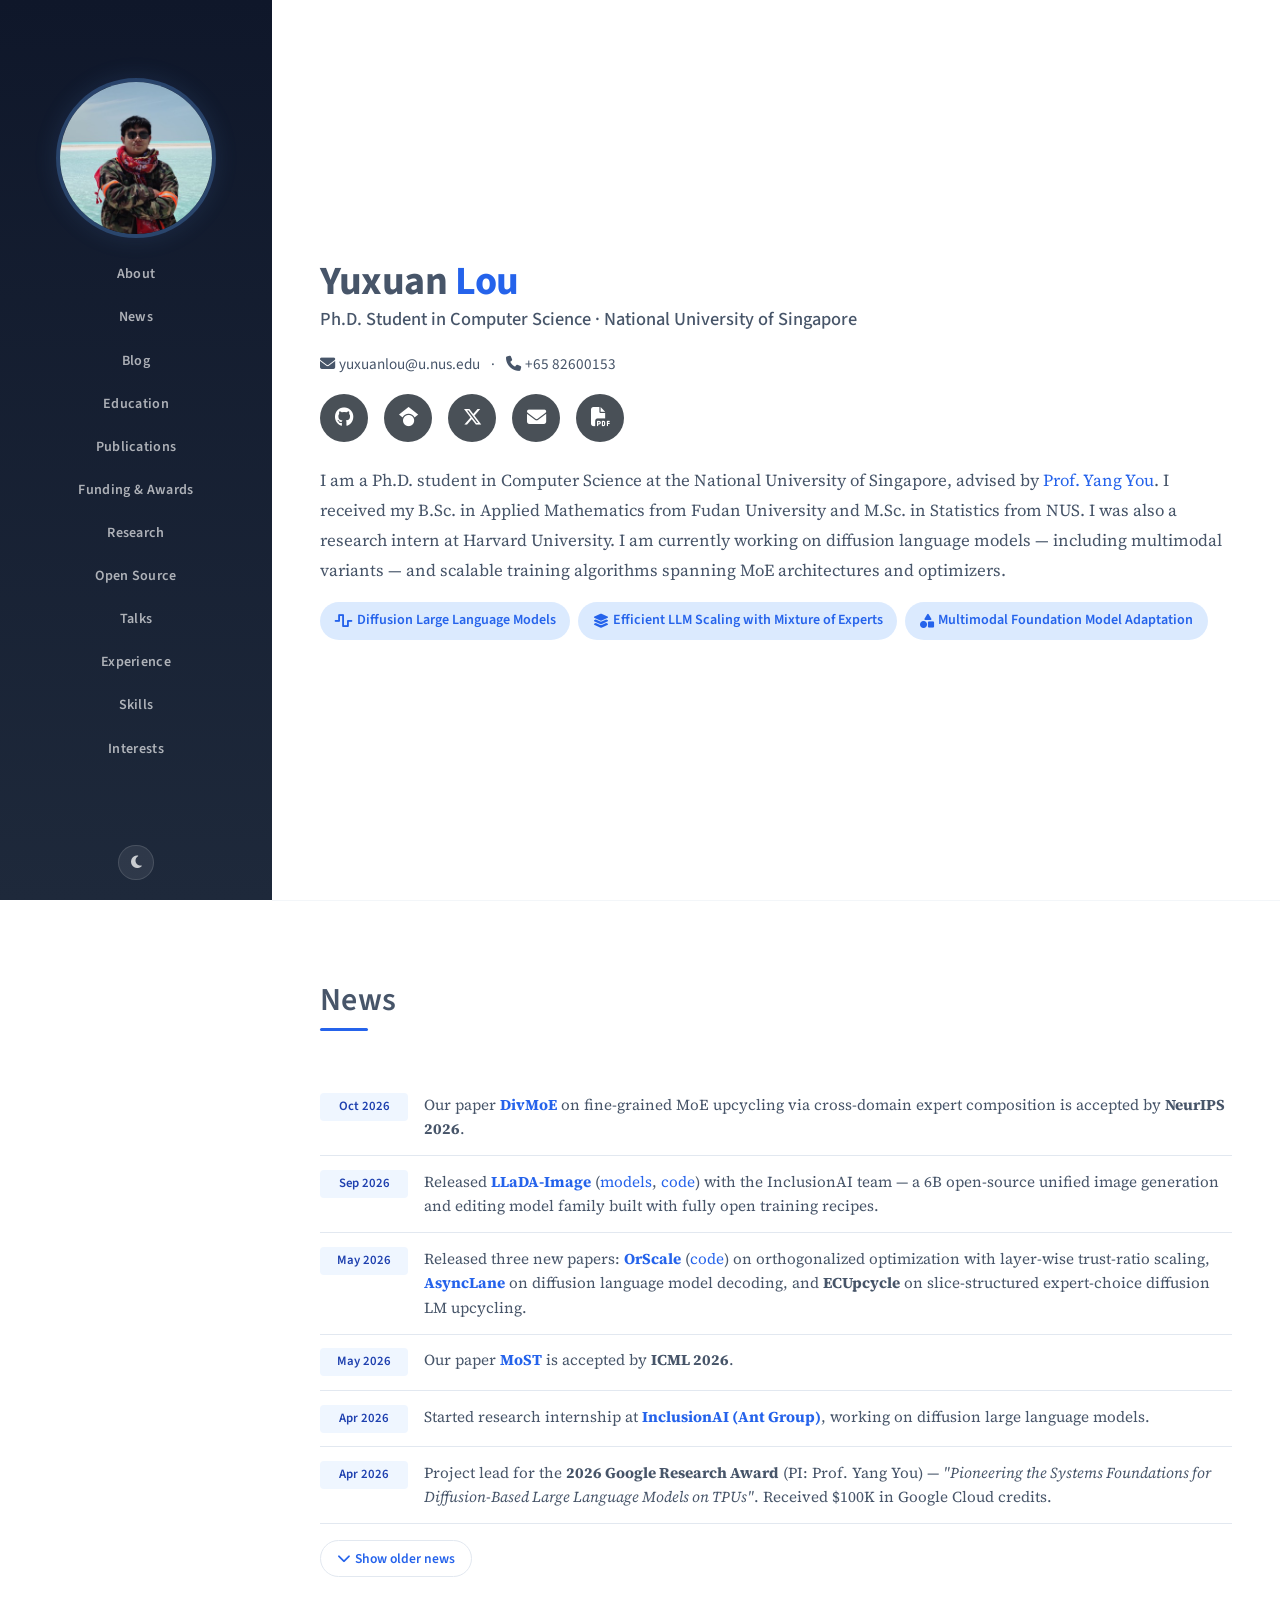
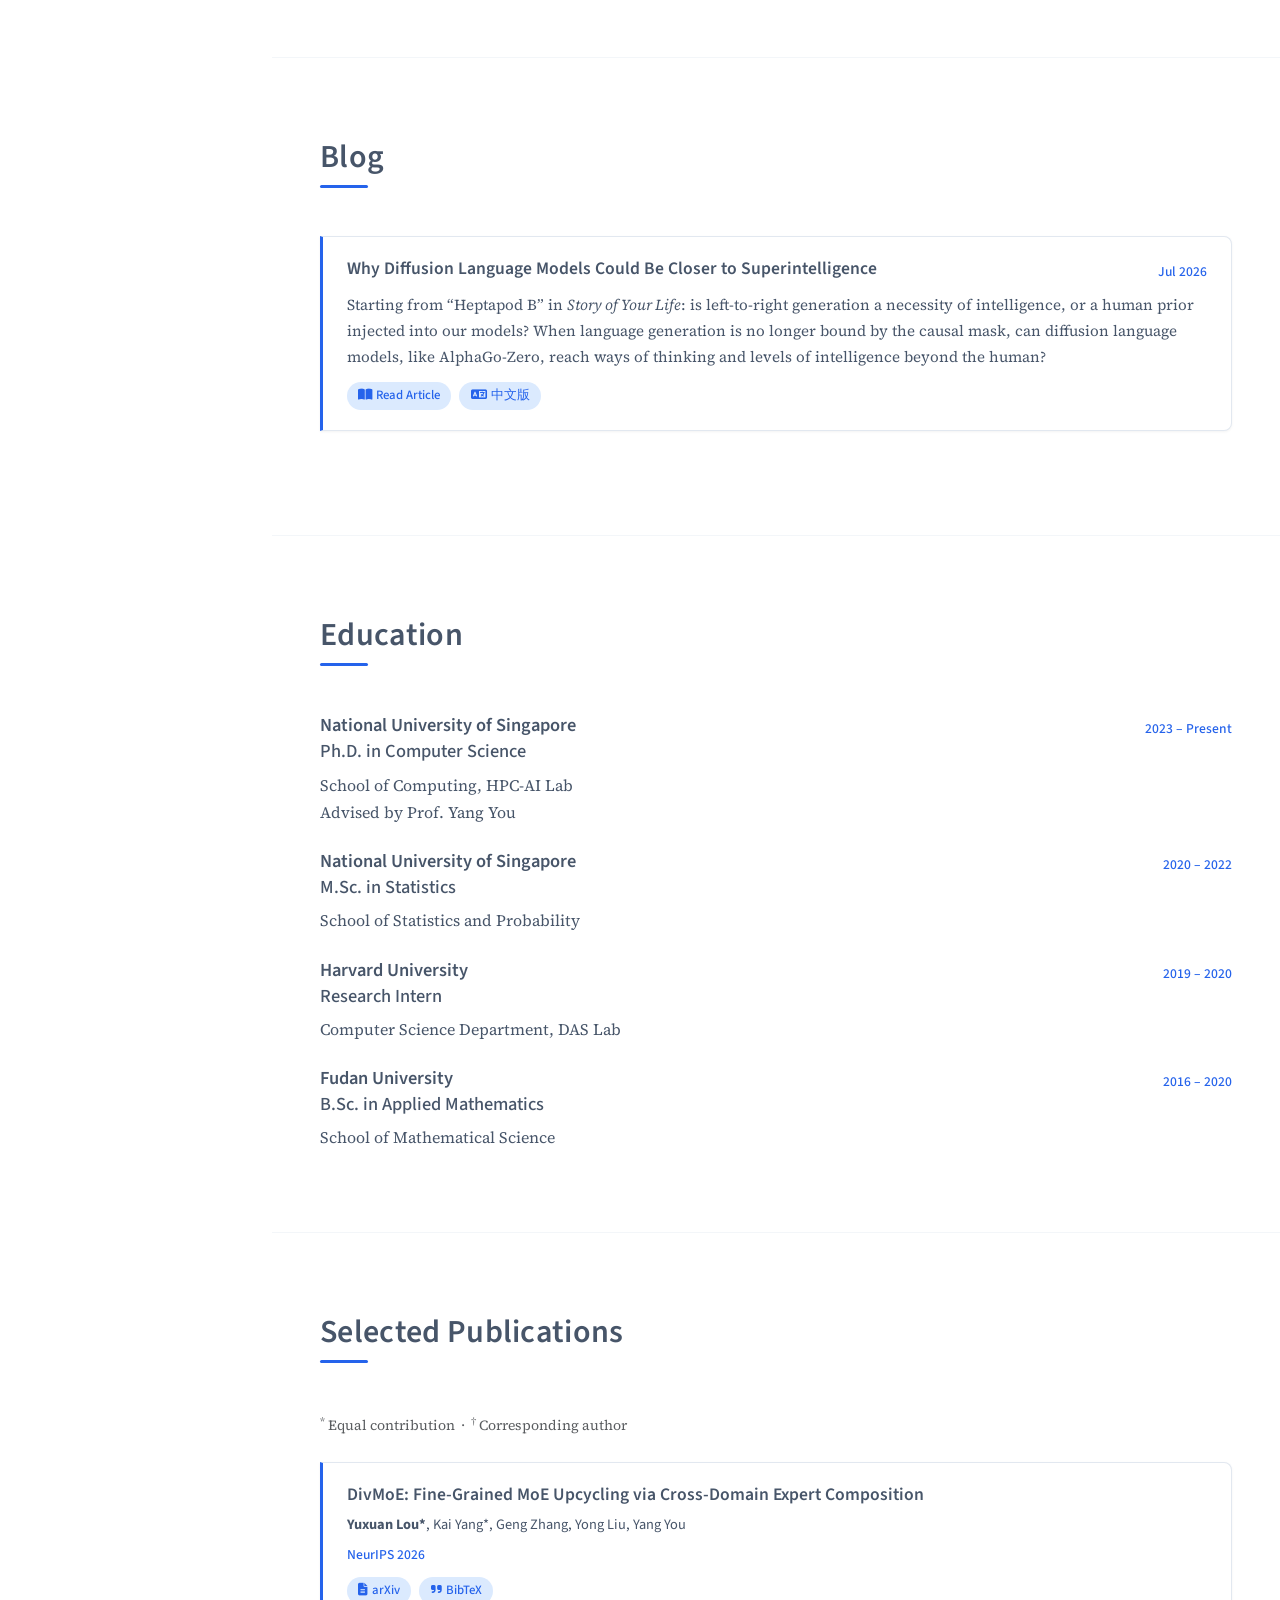
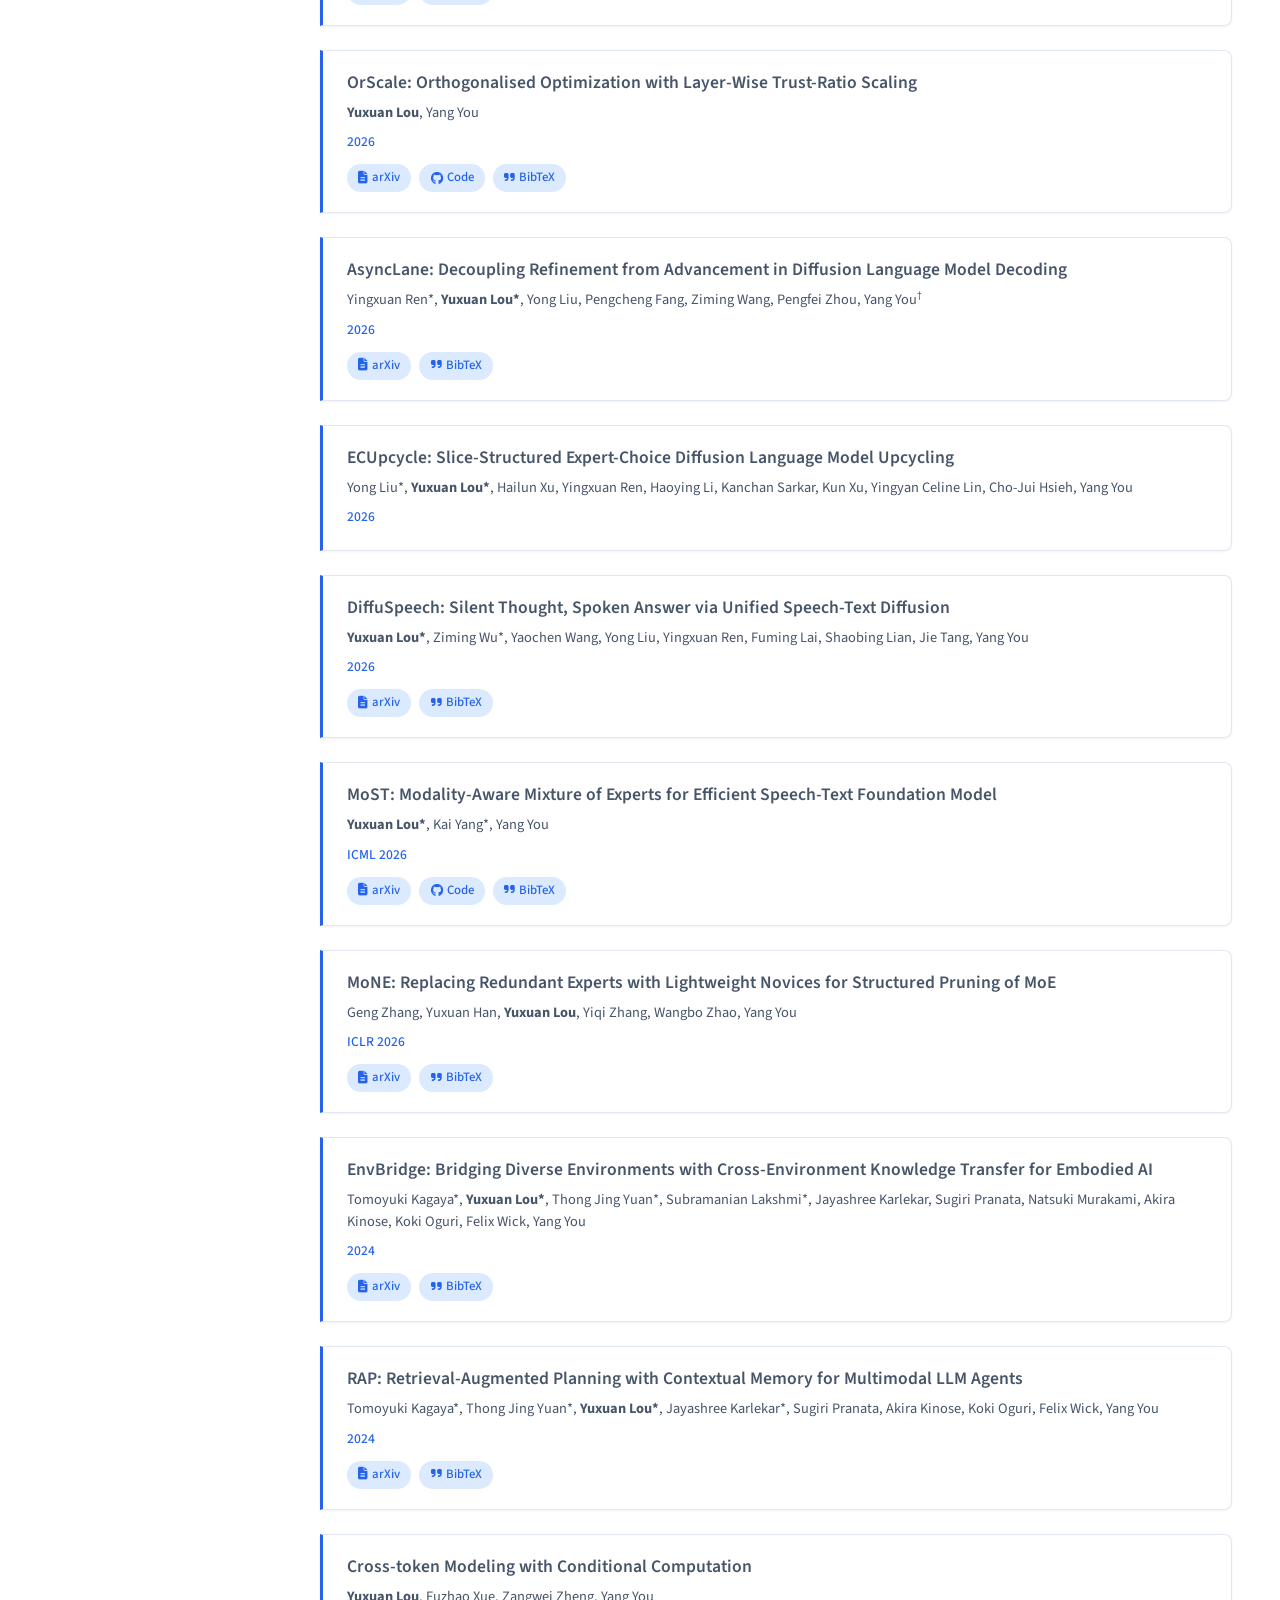
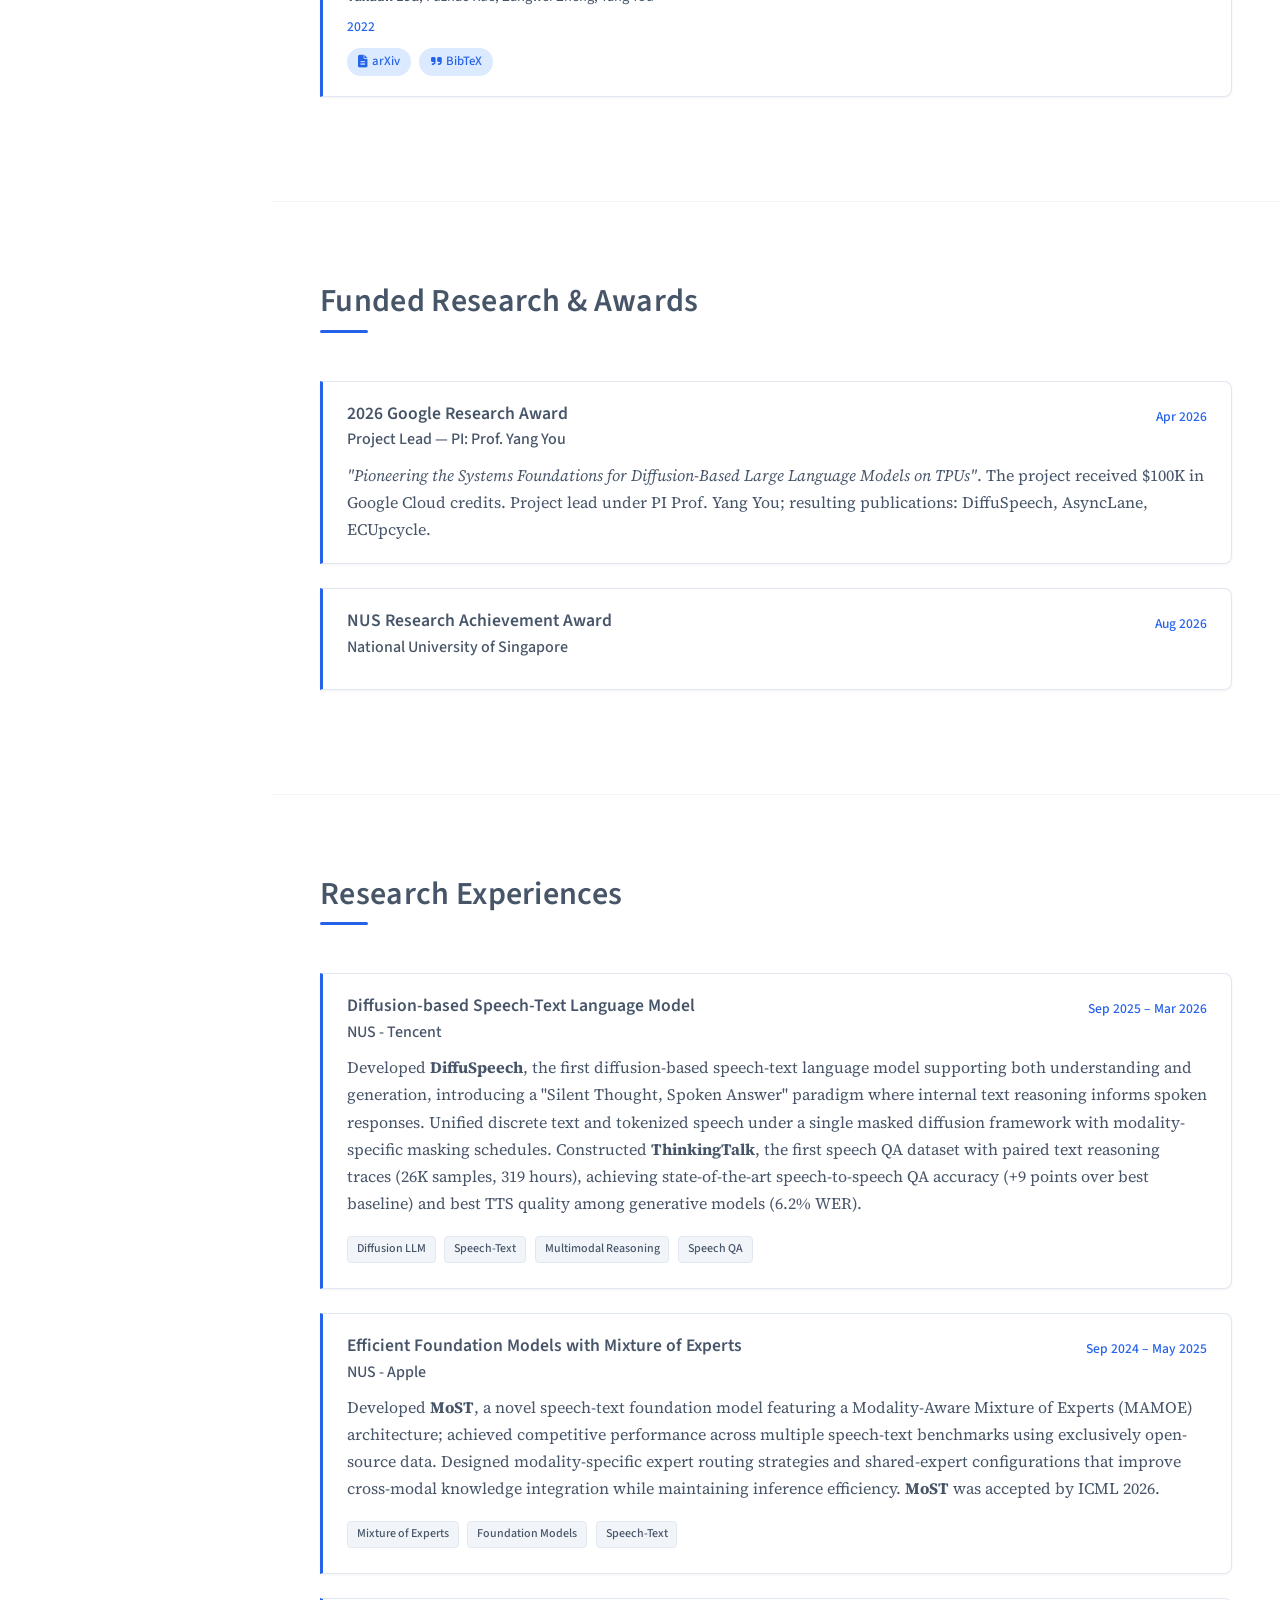
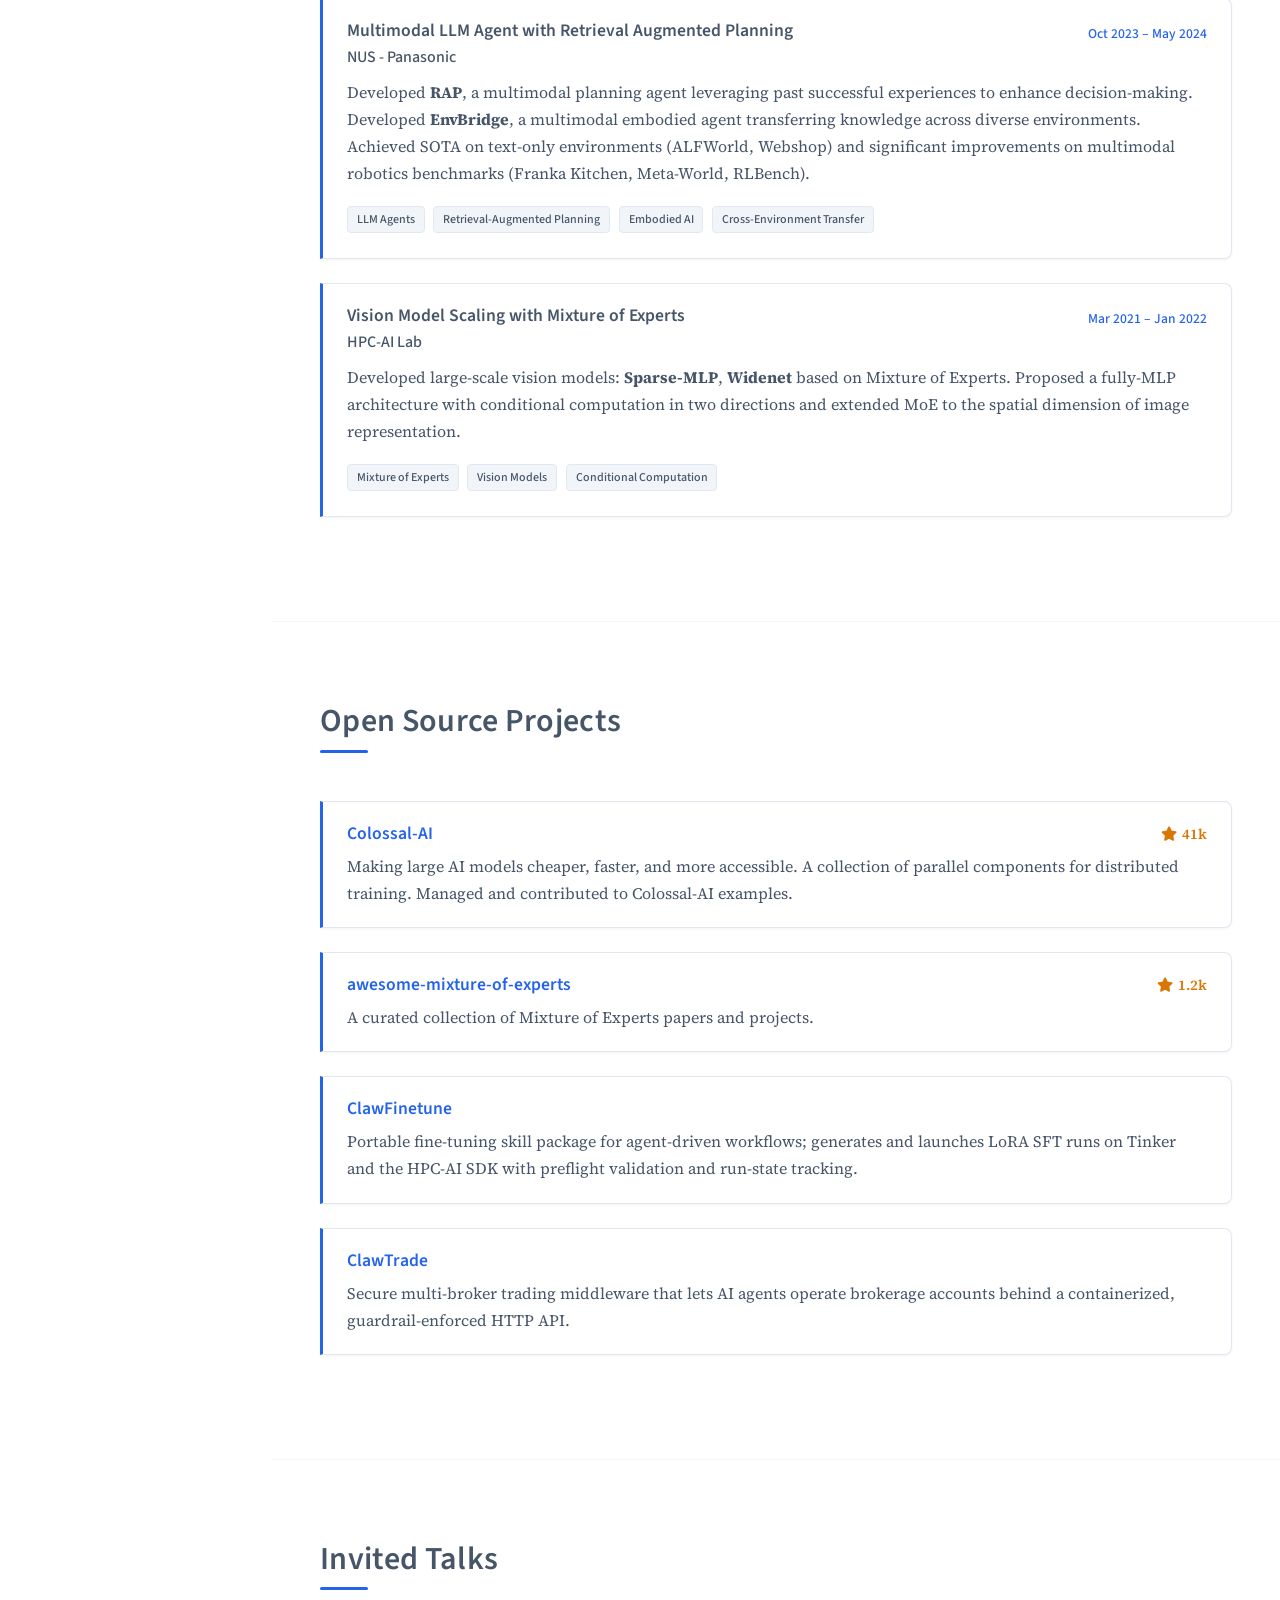
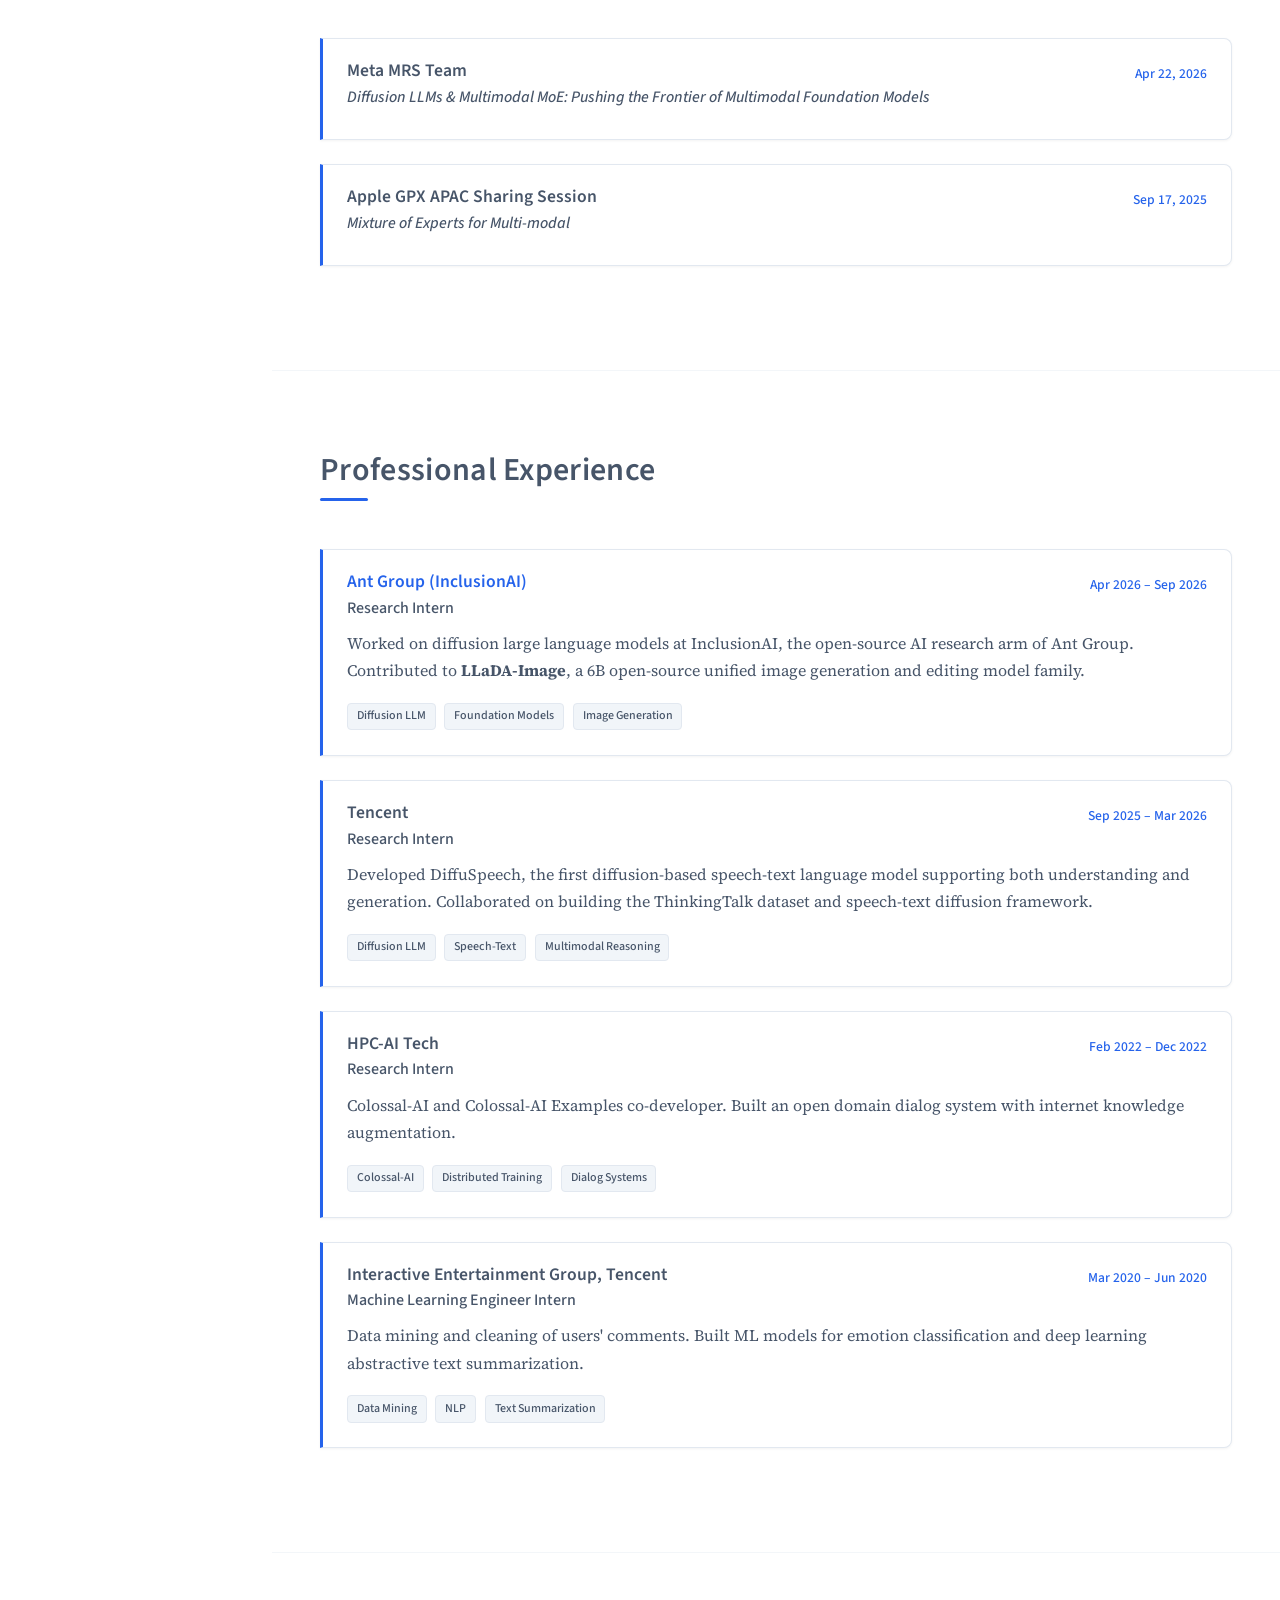
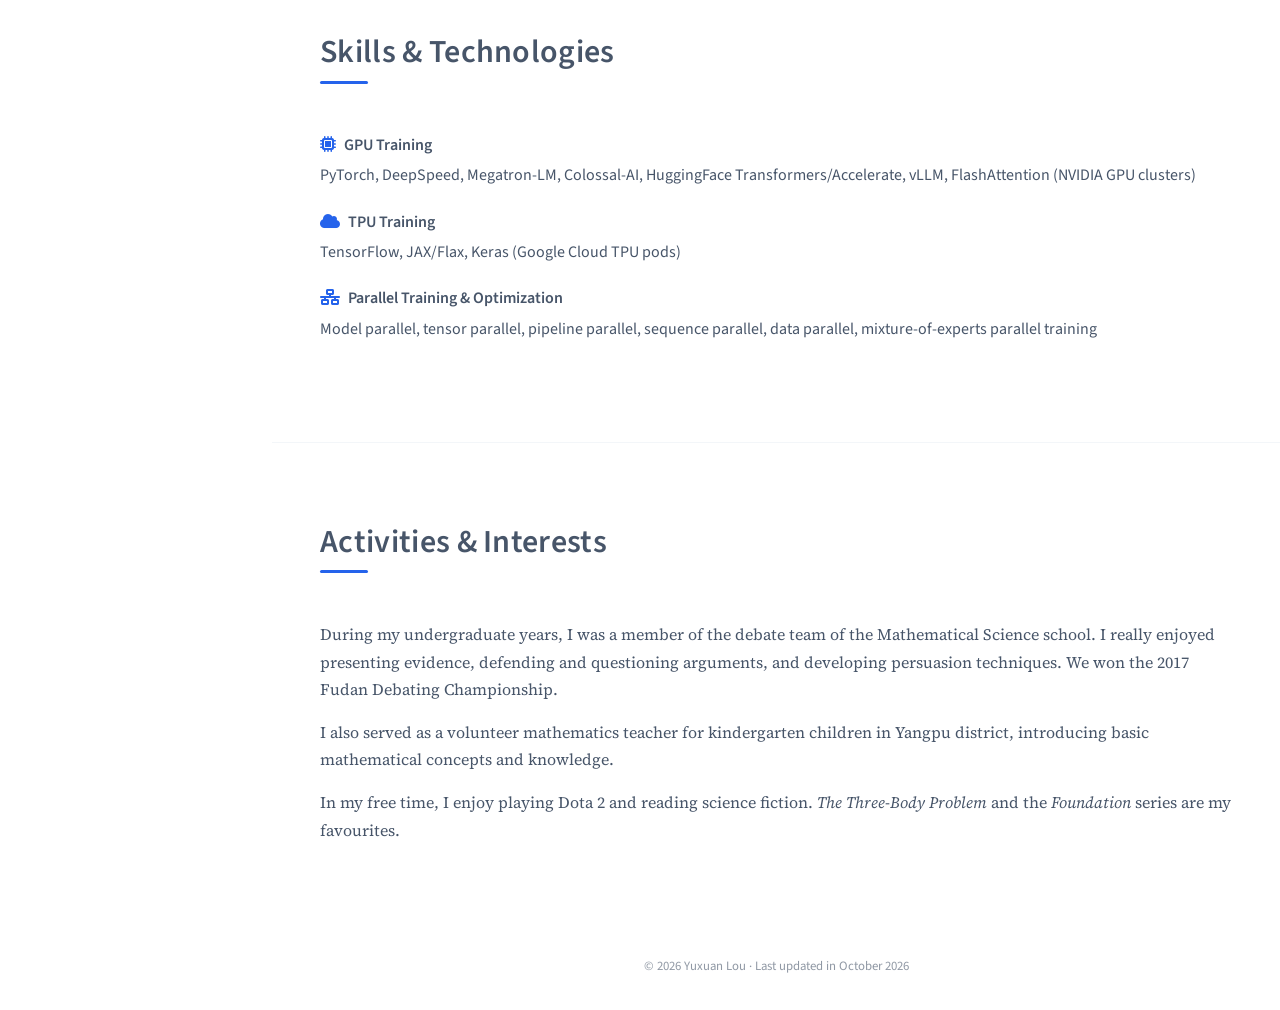
<file: index.html>
<!DOCTYPE html>
<html lang="en" data-bs-theme="light">
    <head>
        <!-- Prevent flash of wrong theme -->
        <script>
            (function() {
                var t = localStorage.getItem('theme') || (window.matchMedia('(prefers-color-scheme: dark)').matches ? 'dark' : 'light');
                document.documentElement.setAttribute('data-bs-theme', t);
            })();
        </script>
        <!-- Google tag (gtag.js) -->
        <script async src="https://www.googletagmanager.com/gtag/js?id=G-D4W0J4WZRP"></script>
        <script>
            window.dataLayer = window.dataLayer || [];
            function gtag(){dataLayer.push(arguments);}
            gtag('js', new Date());
            gtag('config', 'G-D4W0J4WZRP', {
                'cookie_domain': 'yuxuanlou.info',
                'cookie_flags': 'SameSite=None;Secure'
            });
        </script>
        <meta charset="utf-8" />
        <meta name="viewport" content="width=device-width, initial-scale=1, shrink-to-fit=no" />
        <meta name="description" content="Yuxuan Lou – Ph.D. student in Computer Science at the National University of Singapore, working on diffusion large language models, mixture of experts, and multimodal foundation models." />
        <meta name="author" content="Yuxuan Lou" />
        <meta name="keywords" content="Yuxuan Lou, NUS, Computer Science, Ph.D., Diffusion LLM, Mixture of Experts, Multimodal, HPC-AI Lab, Yang You" />
        <!-- Open Graph -->
        <meta property="og:type" content="website" />
        <meta property="og:title" content="Yuxuan Lou | NUS Computer Science Ph.D." />
        <meta property="og:description" content="Ph.D. student at NUS working on diffusion large language models, mixture of experts, and multimodal foundation models." />
        <meta property="og:url" content="https://yuxuanlou.info" />
        <meta property="og:image" content="https://yuxuanlou.info/assets/img/resume_2.jpg" />
        <!-- Twitter Card -->
        <meta name="twitter:card" content="summary" />
        <meta name="twitter:title" content="Yuxuan Lou | NUS Computer Science Ph.D." />
        <meta name="twitter:description" content="Ph.D. student at NUS working on diffusion large language models, mixture of experts, and multimodal foundation models." />
        <meta name="twitter:image" content="https://yuxuanlou.info/assets/img/resume_2.jpg" />
        <meta name="theme-color" content="#ffffff" media="(prefers-color-scheme: light)" />
        <meta name="theme-color" content="#0f172a" media="(prefers-color-scheme: dark)" />
        <link rel="canonical" href="https://yuxuanlou.info/" />
        <title>Yuxuan Lou | NUS Computer Science Ph.D.</title>
        <link rel="icon" type="image/x-icon" href="assets/img/favicon.ico" />
        <!-- Preconnect for performance -->
        <link rel="preconnect" href="https://fonts.googleapis.com" />
        <link rel="preconnect" href="https://fonts.gstatic.com" crossorigin />
        <link rel="preconnect" href="https://cdn.jsdelivr.net" crossorigin />
        <link rel="preconnect" href="https://cdnjs.cloudflare.com" crossorigin />
        <!-- Google Fonts (css2 API with display=swap) -->
        <link href="https://fonts.googleapis.com/css2?family=Source+Sans+3:ital,wght@0,400;0,500;0,600;0,700;1,400&family=Source+Serif+4:ital,wght@0,400;0,500;0,600;0,700;1,400&display=swap" rel="stylesheet" />
        <!-- Font Awesome 6 CSS (replaces FA5 JS bundle, ~60KB vs ~1.3MB) -->
        <link rel="stylesheet" href="https://cdnjs.cloudflare.com/ajax/libs/font-awesome/6.5.1/css/all.min.css" crossorigin="anonymous" referrerpolicy="no-referrer" />
        <!-- Bootstrap 5.3.3 CSS (from CDN, with built-in dark mode) -->
        <link href="https://cdn.jsdelivr.net/npm/bootstrap@5.3.3/dist/css/bootstrap.min.css" rel="stylesheet" crossorigin="anonymous" />
        <!-- Custom theme CSS -->
        <link href="css/styles.css?v=6" rel="stylesheet" />
        <!-- Structured Data (JSON-LD) -->
        <script type="application/ld+json">
        {
            "@context": "https://schema.org",
            "@type": "Person",
            "name": "Yuxuan Lou",
            "url": "https://yuxuanlou.info",
            "jobTitle": "Ph.D. Student in Computer Science",
            "affiliation": {
                "@type": "Organization",
                "name": "National University of Singapore"
            },
            "alumniOf": [
                {"@type": "Organization", "name": "Fudan University"},
                {"@type": "Organization", "name": "National University of Singapore"},
                {"@type": "Organization", "name": "Harvard University"}
            ],
            "sameAs": [
                "https://github.com/yuxuan-lou",
                "https://scholar.google.com/citations?user=UfOXNK8AAAAJ",
                "https://x.com/yuxuan_lou"
            ]
        }
        </script>
    </head>
    <body id="page-top">
        <!-- Navigation -->
        <nav class="navbar navbar-expand-lg navbar-dark fixed-top" id="sideNav" data-bs-theme="dark">
            <a class="navbar-brand js-scroll-trigger" href="#page-top">
                <span class="d-block d-lg-none">Yuxuan Lou</span>
                <span class="d-none d-lg-block"><img class="img-fluid img-profile rounded-circle mx-auto mb-2" src="assets/img/profile-320.jpg" alt="Yuxuan Lou" width="160" height="160" /></span>
            </a>
            <button class="navbar-toggler" type="button" data-bs-toggle="collapse" data-bs-target="#navbarResponsive" aria-controls="navbarResponsive" aria-expanded="false" aria-label="Toggle navigation"><span class="navbar-toggler-icon"></span></button>
            <div class="collapse navbar-collapse" id="navbarResponsive">
                <ul class="navbar-nav">
                    <li class="nav-item"><a class="nav-link js-scroll-trigger" href="#about">About</a></li>
                    <li class="nav-item"><a class="nav-link js-scroll-trigger" href="#news">News</a></li>
                    <li class="nav-item"><a class="nav-link js-scroll-trigger" href="#blog">Blog</a></li>
                    <li class="nav-item"><a class="nav-link js-scroll-trigger" href="#education">Education</a></li>
                    <li class="nav-item"><a class="nav-link js-scroll-trigger" href="#publications">Publications</a></li>
                    <li class="nav-item"><a class="nav-link js-scroll-trigger" href="#grants">Funding &amp; Awards</a></li>
                    <li class="nav-item"><a class="nav-link js-scroll-trigger" href="#research-experiences">Research</a></li>
                    <li class="nav-item"><a class="nav-link js-scroll-trigger" href="#open-source-projects">Open Source</a></li>
                    <li class="nav-item"><a class="nav-link js-scroll-trigger" href="#talks">Talks</a></li>
                    <li class="nav-item"><a class="nav-link js-scroll-trigger" href="#professional-experience">Experience</a></li>
                    <li class="nav-item"><a class="nav-link js-scroll-trigger" href="#skills">Skills</a></li>
                    <li class="nav-item"><a class="nav-link js-scroll-trigger" href="#activities-interests">Interests</a></li>
                </ul>
            </div>
            <div class="dark-mode-toggle-wrapper">
                <button id="darkModeToggle" class="dark-mode-toggle" aria-label="Toggle dark mode" title="Toggle dark mode">
                    <i class="fas fa-moon" id="darkModeIcon"></i>
                </button>
            </div>
        </nav>
        <!-- Page Content -->
        <div class="container-fluid p-0">
            <!-- About -->
            <section class="resume-section" id="about">
                <div class="resume-section-content">
                    <h1 class="mb-0">Yuxuan <span class="text-primary">Lou</span></h1>
                    <div class="subheading mb-3">
                        Ph.D. Student in Computer Science · National University of Singapore
                    </div>
                    <div class="contact-info mb-3">
                        <a href="mailto:yuxuanlou@u.nus.edu"><i class="fas fa-envelope me-1"></i>yuxuanlou@u.nus.edu</a>
                        <span class="mx-2">·</span>
                        <span><i class="fas fa-phone me-1"></i>+65 82600153</span>
                    </div>
                    <div class="social-icons mb-4">
                        <a class="social-icon" href="https://github.com/yuxuan-lou" target="_blank" rel="noopener" title="GitHub"><i class="fab fa-github"></i></a>
                        <a class="social-icon" href="https://scholar.google.com/citations?user=UfOXNK8AAAAJ" target="_blank" rel="noopener" title="Google Scholar"><i class="fab fa-google-scholar"></i></a>
                        <a class="social-icon" href="https://x.com/yuxuan_lou" target="_blank" rel="noopener" title="X (Twitter)"><i class="fab fa-x-twitter"></i></a>
                        <a class="social-icon" href="mailto:yuxuanlou@u.nus.edu" title="Email"><i class="fas fa-envelope"></i></a>
                        <a class="social-icon" href="assets/CV_Yuxuan_Lou(2026.10).pdf" target="_blank" rel="noopener" title="Download CV"><i class="fas fa-file-pdf"></i></a>
                    </div>
                    <p class="lead mb-3">I am a Ph.D. student in Computer Science at the National University of Singapore, advised by <a href="https://www.comp.nus.edu.sg/~youy/">Prof. Yang You</a>. I received my B.Sc. in Applied Mathematics from Fudan University and M.Sc. in Statistics from NUS. I was also a research intern at Harvard University. I am currently working on diffusion language models — including multimodal variants — and scalable training algorithms spanning MoE architectures and optimizers.</p>
                    <div class="interest-tags mb-0">
                        <span class="interest-tag"><i class="fas fa-wave-square me-1"></i>Diffusion Large Language Models</span>
                        <span class="interest-tag"><i class="fas fa-layer-group me-1"></i>Efficient LLM Scaling with Mixture of Experts</span>
                        <span class="interest-tag"><i class="fas fa-shapes me-1"></i>Multimodal Foundation Model Adaptation</span>
                    </div>
                </div>
            </section>
            <hr class="m-0" />
            <!-- News -->
            <section class="resume-section" id="news">
                <div class="resume-section-content">
                    <h2 class="mb-5">News</h2>
                    <div class="news-list">
                        <div class="news-item fade-in-section">
                            <span class="news-date">Oct 2026</span>
                            <span class="news-text">Our paper <a href="https://arxiv.org/abs/2610.11317"><strong>DivMoE</strong></a> on fine-grained MoE upcycling via cross-domain expert composition is accepted by <strong>NeurIPS 2026</strong>.</span>
                        </div>
                        <div class="news-item fade-in-section">
                            <span class="news-date">Sep 2026</span>
                            <span class="news-text">Released <a href="https://arxiv.org/abs/2609.03796"><strong>LLaDA-Image</strong></a> (<a href="https://huggingface.co/inclusionAI/LLaDA-Image">models</a>, <a href="https://github.com/inclusionAI/LLaDA-Image">code</a>) with the InclusionAI team — a 6B open-source unified image generation and editing model family built with fully open training recipes.</span>
                        </div>
                        <div class="news-item fade-in-section">
                            <span class="news-date">May 2026</span>
                            <span class="news-text">Released three new papers: <a href="https://arxiv.org/abs/2605.07815"><strong>OrScale</strong></a> (<a href="https://github.com/NUS-HPC-AI-Lab/OrScale">code</a>) on orthogonalized optimization with layer-wise trust-ratio scaling, <a href="https://arxiv.org/abs/2606.08411"><strong>AsyncLane</strong></a> on diffusion language model decoding, and <strong>ECUpcycle</strong> on slice-structured expert-choice diffusion LM upcycling.</span>
                        </div>
                        <div class="news-item fade-in-section">
                            <span class="news-date">May 2026</span>
                            <span class="news-text">Our paper <a href="https://arxiv.org/abs/2601.10272"><strong>MoST</strong></a> is accepted by <strong>ICML 2026</strong>.</span>
                        </div>
                        <div class="news-item fade-in-section">
                            <span class="news-date">Apr 2026</span>
                            <span class="news-text">Started research internship at <a href="https://www.inclusion-ai.org/"><strong>InclusionAI (Ant Group)</strong></a>, working on diffusion large language models.</span>
                        </div>
                        <div class="news-item fade-in-section">
                            <span class="news-date">Apr 2026</span>
                            <span class="news-text">Project lead for the <strong>2026 Google Research Award</strong> (PI: Prof. Yang You) — <em>"Pioneering the Systems Foundations for Diffusion-Based Large Language Models on TPUs"</em>. Received $100K in Google Cloud credits.</span>
                        </div>
                        <div class="news-item news-item-extra d-none fade-in-section">
                            <span class="news-date">Apr 2026</span>
                            <span class="news-text">Released <a href="https://github.com/yuxuan-lou/ClawFinetune"><strong>ClawFinetune</strong></a> — a portable fine-tuning skill package for agent-driven workflows on Tinker and the HPC-AI SDK.</span>
                        </div>
                        <div class="news-item news-item-extra d-none fade-in-section">
                            <span class="news-date">Feb 2026</span>
                            <span class="news-text">Released <a href="https://github.com/yuxuan-lou/ClawTrade"><strong>ClawTrade</strong></a> — secure multi-broker trading middleware for AI agents.</span>
                        </div>
                        <div class="news-item news-item-extra d-none fade-in-section">
                            <span class="news-date">Jan 2026</span>
                            <span class="news-text">Our paper <a href="https://arxiv.org/abs/2507.00390"><strong>MoNE: Replacing Redundant Experts with Lightweight Novices for Structured Pruning of MoE</strong></a> is accepted by <strong>ICLR 2026</strong>.</span>
                        </div>
                        <div class="news-item news-item-extra d-none fade-in-section">
                            <span class="news-date">Jan 2026</span>
                            <span class="news-text">Our paper <a href="https://arxiv.org/abs/2601.22889"><strong>DiffuSpeech</strong></a> is released — the first diffusion-based speech-text language model supporting both understanding and generation.</span>
                        </div>
                        <div class="news-item news-item-extra d-none fade-in-section">
                            <span class="news-date">Jan 2026</span>
                            <span class="news-text">Our paper <a href="https://arxiv.org/abs/2601.10272"><strong>MoST</strong></a> is released with <a href="https://github.com/NUS-HPC-AI-Lab/MoST">code</a> — a modality-aware MoE for speech-text foundation models.</span>
                        </div>
                        <div class="news-item news-item-extra d-none fade-in-section">
                            <span class="news-date">Sep 2025</span>
                            <span class="news-text">Started research internship at <strong>Tencent</strong>, working on diffusion-based speech-text models.</span>
                        </div>
                        <div class="news-item news-item-extra d-none fade-in-section">
                            <span class="news-date">Oct 2024</span>
                            <span class="news-text">Our paper <a href="https://arxiv.org/abs/2410.16919"><strong>EnvBridge</strong></a> is released — cross-environment knowledge transfer for embodied AI.</span>
                        </div>
                        <div class="news-item news-item-extra d-none fade-in-section">
                            <span class="news-date">Feb 2024</span>
                            <span class="news-text">Our paper <a href="https://arxiv.org/abs/2402.03610"><strong>RAP</strong></a> is released — retrieval-augmented planning for multimodal LLM agents.</span>
                        </div>
                    </div>
                    <button type="button" id="newsToggle" class="news-toggle mt-3" aria-expanded="false">
                        <i class="fas fa-chevron-down me-1"></i>Show older news
                    </button>
                </div>
            </section>
            <hr class="m-0" />
            <!-- Blog -->
            <section class="resume-section" id="blog">
                <div class="resume-section-content">
                    <h2 class="mb-5">Blog</h2>
                    <div class="content-card blog-card mb-4 fade-in-section">
                        <div class="d-flex flex-column flex-md-row justify-content-between mb-2">
                            <h3 class="mb-0"><a href="blog/diffusion-lm-superintelligence/en/">Why Diffusion Language Models Could Be Closer to Superintelligence</a></h3>
                            <div class="flex-shrink-0"><span class="date-badge text-primary">Jul 2026</span></div>
                        </div>
                        <p class="blog-excerpt">Starting from &ldquo;Heptapod B&rdquo; in <em>Story of Your Life</em>: is left-to-right generation a necessity of intelligence, or a human prior injected into our models? When language generation is no longer bound by the causal mask, can diffusion language models, like AlphaGo-Zero, reach ways of thinking and levels of intelligence beyond the human?</p>
                        <div class="pub-links">
                            <a class="pub-link" href="blog/diffusion-lm-superintelligence/en/"><i class="fas fa-book-open me-1"></i>Read Article</a>
                            <a class="pub-link" href="blog/diffusion-lm-superintelligence/"><i class="fas fa-language me-1"></i>中文版</a>
                        </div>
                    </div>
                </div>
            </section>
            <hr class="m-0" />
            <!-- Education -->
            <section class="resume-section" id="education">
                <div class="resume-section-content">
                    <h2 class="mb-5">Education</h2>
                    <div class="d-flex flex-column flex-md-row justify-content-between mb-4 fade-in-section">
                        <div class="flex-grow-1">
                            <h3 class="mb-0">National University of Singapore</h3>
                            <div class="subheading mb-1">Ph.D. in Computer Science</div>
                            <div>School of Computing, HPC-AI Lab</div>
                            <div>Advised by Prof. Yang You</div>
                        </div>
                        <div class="flex-shrink-0"><span class="date-badge text-primary">2023 – Present</span></div>
                    </div>
                    <div class="d-flex flex-column flex-md-row justify-content-between mb-4 fade-in-section">
                        <div class="flex-grow-1">
                            <h3 class="mb-0">National University of Singapore</h3>
                            <div class="subheading mb-1">M.Sc. in Statistics</div>
                            <div>School of Statistics and Probability</div>
                        </div>
                        <div class="flex-shrink-0"><span class="date-badge text-primary">2020 – 2022</span></div>
                    </div>
                    <div class="d-flex flex-column flex-md-row justify-content-between mb-4 fade-in-section">
                        <div class="flex-grow-1">
                            <h3 class="mb-0">Harvard University</h3>
                            <div class="subheading mb-1">Research Intern</div>
                            <div>Computer Science Department, DAS Lab</div>
                        </div>
                        <div class="flex-shrink-0"><span class="date-badge text-primary">2019 – 2020</span></div>
                    </div>
                    <div class="d-flex flex-column flex-md-row justify-content-between fade-in-section">
                        <div class="flex-grow-1">
                            <h3 class="mb-0">Fudan University</h3>
                            <div class="subheading mb-1">B.Sc. in Applied Mathematics</div>
                            <div>School of Mathematical Science</div>
                        </div>
                        <div class="flex-shrink-0"><span class="date-badge text-primary">2016 – 2020</span></div>
                    </div>
                </div>
            </section>
            <hr class="m-0" />
            <!-- Publications -->
            <section class="resume-section" id="publications">
                <div class="resume-section-content">
                    <h2 class="mb-5">Selected Publications</h2>
                    <p class="text-muted mb-4"><small><sup>*</sup> Equal contribution &nbsp;&middot;&nbsp; <sup>&dagger;</sup> Corresponding author</small></p>
                    <!-- DivMoE -->
                    <div class="content-card mb-4 fade-in-section">
                        <h3>DivMoE: Fine-Grained MoE Upcycling via Cross-Domain Expert Composition</h3>
                        <p class="pub-authors mb-1"><strong>Yuxuan Lou*</strong>, Kai Yang*, Geng Zhang, Yong Liu, Yang You</p>
                        <span class="date-badge text-primary">NeurIPS 2026</span>
                        <div class="pub-links">
                            <a href="https://arxiv.org/abs/2610.11317" class="pub-link" target="_blank" rel="noopener"><i class="fas fa-file-alt me-1"></i>arXiv</a>
                            <button type="button" class="pub-link bibtex-toggle"><i class="fas fa-quote-right me-1"></i>BibTeX</button>
                        </div>
                        <div class="bibtex-block d-none"><button type="button" class="bibtex-copy" title="Copy BibTeX"><i class="far fa-copy"></i></button><pre>@inproceedings{lou2026divmoe,
  title     = {DivMoE: Fine-Grained MoE Upcycling via Cross-Domain Expert Composition},
  author    = {Lou, Yuxuan and Yang, Kai and Zhang, Geng and Liu, Yong and You, Yang},
  booktitle = {Advances in Neural Information Processing Systems (NeurIPS)},
  year      = {2026}
}</pre></div>
                    </div>
                    <!-- OrScale -->
                    <div class="content-card mb-4 fade-in-section">
                        <h3>OrScale: Orthogonalised Optimization with Layer-Wise Trust-Ratio Scaling</h3>
                        <p class="pub-authors mb-1"><strong>Yuxuan Lou</strong>, Yang You</p>
                        <span class="date-badge text-primary">2026</span>
                        <div class="pub-links">
                            <a href="https://arxiv.org/abs/2605.07815" class="pub-link" target="_blank" rel="noopener"><i class="fas fa-file-alt me-1"></i>arXiv</a>
                            <a href="https://github.com/NUS-HPC-AI-Lab/OrScale" class="pub-link" target="_blank" rel="noopener"><i class="fab fa-github me-1"></i>Code</a>
                            <button type="button" class="pub-link bibtex-toggle"><i class="fas fa-quote-right me-1"></i>BibTeX</button>
                        </div>
                        <div class="bibtex-block d-none"><button type="button" class="bibtex-copy" title="Copy BibTeX"><i class="far fa-copy"></i></button><pre>@article{lou2026orscale,
  title   = {OrScale: Orthogonalised Optimization with Layer-Wise Trust-Ratio Scaling},
  author  = {Lou, Yuxuan and You, Yang},
  journal = {arXiv preprint arXiv:2605.07815},
  year    = {2026}
}</pre></div>
                    </div>
                    <!-- AsyncLane -->
                    <div class="content-card mb-4 fade-in-section">
                        <h3>AsyncLane: Decoupling Refinement from Advancement in Diffusion Language Model Decoding</h3>
                        <p class="pub-authors mb-1">Yingxuan Ren*, <strong>Yuxuan Lou*</strong>, Yong Liu, Pengcheng Fang, Ziming Wang, Pengfei Zhou, Yang You<sup>&dagger;</sup></p>
                        <span class="date-badge text-primary">2026</span>
                        <div class="pub-links">
                            <a href="https://arxiv.org/abs/2606.08411" class="pub-link" target="_blank" rel="noopener"><i class="fas fa-file-alt me-1"></i>arXiv</a>
                            <button type="button" class="pub-link bibtex-toggle"><i class="fas fa-quote-right me-1"></i>BibTeX</button>
                        </div>
                        <div class="bibtex-block d-none"><button type="button" class="bibtex-copy" title="Copy BibTeX"><i class="far fa-copy"></i></button><pre>@article{ren2026asynclane,
  title   = {AsyncLane: Decoupling Refinement from Advancement in Diffusion Language Model Decoding},
  author  = {Ren, Yingxuan and Lou, Yuxuan and Liu, Yong and Fang, Pengcheng and Wang, Ziming and Zhou, Pengfei and You, Yang},
  journal = {arXiv preprint arXiv:2606.08411},
  year    = {2026}
}</pre></div>
                    </div>
                    <!-- ECUpcycle -->
                    <div class="content-card mb-4 fade-in-section">
                        <h3>ECUpcycle: Slice-Structured Expert-Choice Diffusion Language Model Upcycling</h3>
                        <p class="pub-authors mb-1">Yong Liu*, <strong>Yuxuan Lou*</strong>, Hailun Xu, Yingxuan Ren, Haoying Li, Kanchan Sarkar, Kun Xu, Yingyan Celine Lin, Cho-Jui Hsieh, Yang You</p>
                        <span class="date-badge text-primary">2026</span>
                    </div>
                    <!-- DiffuSpeech -->
                    <div class="content-card mb-4 fade-in-section">
                        <h3>DiffuSpeech: Silent Thought, Spoken Answer via Unified Speech-Text Diffusion</h3>
                        <p class="pub-authors mb-1"><strong>Yuxuan Lou*</strong>, Ziming Wu*, Yaochen Wang, Yong Liu, Yingxuan Ren, Fuming Lai, Shaobing Lian, Jie Tang, Yang You</p>
                        <span class="date-badge text-primary">2026</span>
                        <div class="pub-links">
                            <a href="https://arxiv.org/abs/2601.22889" class="pub-link" target="_blank" rel="noopener"><i class="fas fa-file-alt me-1"></i>arXiv</a>
                            <button type="button" class="pub-link bibtex-toggle"><i class="fas fa-quote-right me-1"></i>BibTeX</button>
                        </div>
                        <div class="bibtex-block d-none"><button type="button" class="bibtex-copy" title="Copy BibTeX"><i class="far fa-copy"></i></button><pre>@article{lou2026diffuspeech,
  title   = {DiffuSpeech: Silent Thought, Spoken Answer via Unified Speech-Text Diffusion},
  author  = {Lou, Yuxuan and Wu, Ziming and Wang, Yaochen and Liu, Yong and Ren, Yingxuan and Lai, Fuming and Lian, Shaobing and Tang, Jie and You, Yang},
  journal = {arXiv preprint arXiv:2601.22889},
  year    = {2026}
}</pre></div>
                    </div>
                    <!-- MoST -->
                    <div class="content-card mb-4 fade-in-section">
                        <h3>MoST: Modality-Aware Mixture of Experts for Efficient Speech-Text Foundation Model</h3>
                        <p class="pub-authors mb-1"><strong>Yuxuan Lou*</strong>, Kai Yang*, Yang You</p>
                        <span class="date-badge text-primary">ICML 2026</span>
                        <div class="pub-links">
                            <a href="https://arxiv.org/abs/2601.10272" class="pub-link" target="_blank" rel="noopener"><i class="fas fa-file-alt me-1"></i>arXiv</a>
                            <a href="https://github.com/NUS-HPC-AI-Lab/MoST" class="pub-link" target="_blank" rel="noopener"><i class="fab fa-github me-1"></i>Code</a>
                            <button type="button" class="pub-link bibtex-toggle"><i class="fas fa-quote-right me-1"></i>BibTeX</button>
                        </div>
                        <div class="bibtex-block d-none"><button type="button" class="bibtex-copy" title="Copy BibTeX"><i class="far fa-copy"></i></button><pre>@inproceedings{lou2026most,
  title     = {MoST: Modality-Aware Mixture of Experts for Efficient Speech-Text Foundation Model},
  author    = {Lou, Yuxuan and Yang, Kai and You, Yang},
  booktitle = {International Conference on Machine Learning (ICML)},
  year      = {2026}
}</pre></div>
                    </div>
                    <!-- MoNE -->
                    <div class="content-card mb-4 fade-in-section">
                        <h3>MoNE: Replacing Redundant Experts with Lightweight Novices for Structured Pruning of MoE</h3>
                        <p class="pub-authors mb-1">Geng Zhang, Yuxuan Han, <strong>Yuxuan Lou</strong>, Yiqi Zhang, Wangbo Zhao, Yang You</p>
                        <span class="date-badge text-primary">ICLR 2026</span>
                        <div class="pub-links">
                            <a href="https://arxiv.org/abs/2507.00390" class="pub-link" target="_blank" rel="noopener"><i class="fas fa-file-alt me-1"></i>arXiv</a>
                            <button type="button" class="pub-link bibtex-toggle"><i class="fas fa-quote-right me-1"></i>BibTeX</button>
                        </div>
                        <div class="bibtex-block d-none"><button type="button" class="bibtex-copy" title="Copy BibTeX"><i class="far fa-copy"></i></button><pre>@inproceedings{zhang2026mone,
  title     = {MoNE: Replacing Redundant Experts with Lightweight Novices for Structured Pruning of MoE},
  author    = {Zhang, Geng and Han, Yuxuan and Lou, Yuxuan and Zhang, Yiqi and Zhao, Wangbo and You, Yang},
  booktitle = {International Conference on Learning Representations (ICLR)},
  year      = {2026}
}</pre></div>
                    </div>
                    <!-- EnvBridge -->
                    <div class="content-card mb-4 fade-in-section">
                        <h3>EnvBridge: Bridging Diverse Environments with Cross-Environment Knowledge Transfer for Embodied AI</h3>
                        <p class="pub-authors mb-1">Tomoyuki Kagaya*, <strong>Yuxuan Lou*</strong>, Thong Jing Yuan*, Subramanian Lakshmi*, Jayashree Karlekar, Sugiri Pranata, Natsuki Murakami, Akira Kinose, Koki Oguri, Felix Wick, Yang You</p>
                        <span class="date-badge text-primary">2024</span>
                        <div class="pub-links">
                            <a href="https://arxiv.org/abs/2410.16919" class="pub-link" target="_blank" rel="noopener"><i class="fas fa-file-alt me-1"></i>arXiv</a>
                            <button type="button" class="pub-link bibtex-toggle"><i class="fas fa-quote-right me-1"></i>BibTeX</button>
                        </div>
                        <div class="bibtex-block d-none"><button type="button" class="bibtex-copy" title="Copy BibTeX"><i class="far fa-copy"></i></button><pre>@article{kagaya2024envbridge,
  title   = {EnvBridge: Bridging Diverse Environments with Cross-Environment Knowledge Transfer for Embodied AI},
  author  = {Kagaya, Tomoyuki and Lou, Yuxuan and Yuan, Thong Jing and Lakshmi, Subramanian and Karlekar, Jayashree and Pranata, Sugiri and Murakami, Natsuki and Kinose, Akira and Oguri, Koki and Wick, Felix and You, Yang},
  journal = {arXiv preprint arXiv:2410.16919},
  year    = {2024}
}</pre></div>
                    </div>
                    <!-- RAP -->
                    <div class="content-card mb-4 fade-in-section">
                        <h3>RAP: Retrieval-Augmented Planning with Contextual Memory for Multimodal LLM Agents</h3>
                        <p class="pub-authors mb-1">Tomoyuki Kagaya*, Thong Jing Yuan*, <strong>Yuxuan Lou*</strong>, Jayashree Karlekar*, Sugiri Pranata, Akira Kinose, Koki Oguri, Felix Wick, Yang You</p>
                        <span class="date-badge text-primary">2024</span>
                        <div class="pub-links">
                            <a href="https://arxiv.org/abs/2402.03610" class="pub-link" target="_blank" rel="noopener"><i class="fas fa-file-alt me-1"></i>arXiv</a>
                            <button type="button" class="pub-link bibtex-toggle"><i class="fas fa-quote-right me-1"></i>BibTeX</button>
                        </div>
                        <div class="bibtex-block d-none"><button type="button" class="bibtex-copy" title="Copy BibTeX"><i class="far fa-copy"></i></button><pre>@article{kagaya2024rap,
  title   = {RAP: Retrieval-Augmented Planning with Contextual Memory for Multimodal LLM Agents},
  author  = {Kagaya, Tomoyuki and Yuan, Thong Jing and Lou, Yuxuan and Karlekar, Jayashree and Pranata, Sugiri and Kinose, Akira and Oguri, Koki and Wick, Felix and You, Yang},
  journal = {arXiv preprint arXiv:2402.03610},
  year    = {2024}
}</pre></div>
                    </div>
                    <!-- Cross-token -->
                    <div class="content-card mb-4 fade-in-section">
                        <h3>Cross-token Modeling with Conditional Computation</h3>
                        <p class="pub-authors mb-1"><strong>Yuxuan Lou</strong>, Fuzhao Xue, Zangwei Zheng, Yang You</p>
                        <span class="date-badge text-primary">2022</span>
                        <div class="pub-links">
                            <a href="https://arxiv.org/abs/2109.02008" class="pub-link" target="_blank" rel="noopener"><i class="fas fa-file-alt me-1"></i>arXiv</a>
                            <button type="button" class="pub-link bibtex-toggle"><i class="fas fa-quote-right me-1"></i>BibTeX</button>
                        </div>
                        <div class="bibtex-block d-none"><button type="button" class="bibtex-copy" title="Copy BibTeX"><i class="far fa-copy"></i></button><pre>@article{lou2022crosstoken,
  title   = {Cross-token Modeling with Conditional Computation},
  author  = {Lou, Yuxuan and Xue, Fuzhao and Zheng, Zangwei and You, Yang},
  journal = {arXiv preprint arXiv:2109.02008},
  year    = {2022}
}</pre></div>
                    </div>
                </div>
            </section>
            <hr class="m-0" />
            <!-- Funded Research & Awards -->
            <section class="resume-section" id="grants">
                <div class="resume-section-content">
                    <h2 class="mb-5">Funded Research &amp; Awards</h2>
                    <div class="content-card mb-4 fade-in-section">
                        <div class="d-flex flex-column flex-md-row justify-content-between mb-2">
                            <div>
                                <h3 class="mb-0">2026 Google Research Award</h3>
                                <div class="subheading">Project Lead &mdash; PI: Prof. Yang You</div>
                            </div>
                            <div class="flex-shrink-0"><span class="date-badge text-primary">Apr 2026</span></div>
                        </div>
                        <p class="mb-0"><em>"Pioneering the Systems Foundations for Diffusion-Based Large Language Models on TPUs"</em>. The project received $100K in Google Cloud credits. Project lead under PI Prof. Yang You; resulting publications: DiffuSpeech, AsyncLane, ECUpcycle.</p>
                    </div>
                    <div class="content-card mb-4 fade-in-section">
                        <div class="d-flex flex-column flex-md-row justify-content-between mb-2">
                            <div>
                                <h3 class="mb-0">NUS Research Achievement Award</h3>
                                <div class="subheading">National University of Singapore</div>
                            </div>
                            <div class="flex-shrink-0"><span class="date-badge text-primary">Aug 2026</span></div>
                        </div>
                    </div>
                </div>
            </section>
            <hr class="m-0" />
            <!-- Research Experiences -->
            <section class="resume-section" id="research-experiences">
                <div class="resume-section-content">
                    <h2 class="mb-5">Research Experiences</h2>
                    <!-- DiffuSpeech -->
                    <div class="content-card mb-4 fade-in-section">
                        <div class="d-flex flex-column flex-md-row justify-content-between mb-2">
                            <div>
                                <h3 class="mb-0">Diffusion-based Speech-Text Language Model</h3>
                                <div class="subheading">NUS - Tencent</div>
                            </div>
                            <div class="flex-shrink-0"><span class="date-badge text-primary">Sep 2025 – Mar 2026</span></div>
                        </div>
                        <p>Developed <strong>DiffuSpeech</strong>, the first diffusion-based speech-text language model supporting both understanding and generation, introducing a "Silent Thought, Spoken Answer" paradigm where internal text reasoning informs spoken responses. Unified discrete text and tokenized speech under a single masked diffusion framework with modality-specific masking schedules. Constructed <strong>ThinkingTalk</strong>, the first speech QA dataset with paired text reasoning traces (26K samples, 319 hours), achieving state-of-the-art speech-to-speech QA accuracy (+9 points over best baseline) and best TTS quality among generative models (6.2% WER).</p>
                        <div class="keywords">
                            <span class="keyword-tag">Diffusion LLM</span>
                            <span class="keyword-tag">Speech-Text</span>
                            <span class="keyword-tag">Multimodal Reasoning</span>
                            <span class="keyword-tag">Speech QA</span>
                        </div>
                    </div>
                    <!-- MoE -->
                    <div class="content-card mb-4 fade-in-section">
                        <div class="d-flex flex-column flex-md-row justify-content-between mb-2">
                            <div>
                                <h3 class="mb-0">Efficient Foundation Models with Mixture of Experts</h3>
                                <div class="subheading">NUS - Apple</div>
                            </div>
                            <div class="flex-shrink-0"><span class="date-badge text-primary">Sep 2024 – May 2025</span></div>
                        </div>
                        <p>Developed <strong>MoST</strong>, a novel speech-text foundation model featuring a Modality-Aware Mixture of Experts (MAMOE) architecture; achieved competitive performance across multiple speech-text benchmarks using exclusively open-source data. Designed modality-specific expert routing strategies and shared-expert configurations that improve cross-modal knowledge integration while maintaining inference efficiency. <strong>MoST</strong> was accepted by ICML 2026.</p>
                        <div class="keywords">
                            <span class="keyword-tag">Mixture of Experts</span>
                            <span class="keyword-tag">Foundation Models</span>
                            <span class="keyword-tag">Speech-Text</span>
                        </div>
                    </div>
                    <!-- RAP -->
                    <div class="content-card mb-4 fade-in-section">
                        <div class="d-flex flex-column flex-md-row justify-content-between mb-2">
                            <div>
                                <h3 class="mb-0">Multimodal LLM Agent with Retrieval Augmented Planning</h3>
                                <div class="subheading">NUS - Panasonic</div>
                            </div>
                            <div class="flex-shrink-0"><span class="date-badge text-primary">Oct 2023 – May 2024</span></div>
                        </div>
                        <p>Developed <strong>RAP</strong>, a multimodal planning agent leveraging past successful experiences to enhance decision-making. Developed <strong>EnvBridge</strong>, a multimodal embodied agent transferring knowledge across diverse environments. Achieved SOTA on text-only environments (ALFWorld, Webshop) and significant improvements on multimodal robotics benchmarks (Franka Kitchen, Meta-World, RLBench).</p>
                        <div class="keywords">
                            <span class="keyword-tag">LLM Agents</span>
                            <span class="keyword-tag">Retrieval-Augmented Planning</span>
                            <span class="keyword-tag">Embodied AI</span>
                            <span class="keyword-tag">Cross-Environment Transfer</span>
                        </div>
                    </div>
                    <!-- Vision MoE -->
                    <div class="content-card mb-4 fade-in-section">
                        <div class="d-flex flex-column flex-md-row justify-content-between mb-2">
                            <div>
                                <h3 class="mb-0">Vision Model Scaling with Mixture of Experts</h3>
                                <div class="subheading">HPC-AI Lab</div>
                            </div>
                            <div class="flex-shrink-0"><span class="date-badge text-primary">Mar 2021 – Jan 2022</span></div>
                        </div>
                        <p>Developed large-scale vision models: <strong>Sparse-MLP</strong>, <strong>Widenet</strong> based on Mixture of Experts. Proposed a fully-MLP architecture with conditional computation in two directions and extended MoE to the spatial dimension of image representation.</p>
                        <div class="keywords">
                            <span class="keyword-tag">Mixture of Experts</span>
                            <span class="keyword-tag">Vision Models</span>
                            <span class="keyword-tag">Conditional Computation</span>
                        </div>
                    </div>
                </div>
            </section>
            <hr class="m-0" />
            <!-- Open Source Projects -->
            <section class="resume-section" id="open-source-projects">
                <div class="resume-section-content">
                    <h2 class="mb-5">Open Source Projects</h2>
                    <div class="content-card mb-4 fade-in-section">
                        <div class="d-flex justify-content-between align-items-start">
                            <h3><a href="https://github.com/hpcaitech/ColossalAI" target="_blank" rel="noopener">Colossal-AI</a></h3>
                            <span class="stars-badge"><i class="fas fa-star"></i> 41k</span>
                        </div>
                        <p class="mb-0">Making large AI models cheaper, faster, and more accessible. A collection of parallel components for distributed training. Managed and contributed to Colossal-AI examples.</p>
                    </div>
                    <div class="content-card mb-4 fade-in-section">
                        <div class="d-flex justify-content-between align-items-start">
                            <h3><a href="https://github.com/XueFuzhao/awesome-mixture-of-experts" target="_blank" rel="noopener">awesome-mixture-of-experts</a></h3>
                            <span class="stars-badge"><i class="fas fa-star"></i> 1.2k</span>
                        </div>
                        <p class="mb-0">A curated collection of Mixture of Experts papers and projects.</p>
                    </div>
                    <div class="content-card mb-4 fade-in-section">
                        <h3><a href="https://github.com/yuxuan-lou/ClawFinetune" target="_blank" rel="noopener">ClawFinetune</a></h3>
                        <p class="mb-0">Portable fine-tuning skill package for agent-driven workflows; generates and launches LoRA SFT runs on Tinker and the HPC-AI SDK with preflight validation and run-state tracking.</p>
                    </div>
                    <div class="content-card mb-4 fade-in-section">
                        <h3><a href="https://github.com/yuxuan-lou/ClawTrade" target="_blank" rel="noopener">ClawTrade</a></h3>
                        <p class="mb-0">Secure multi-broker trading middleware that lets AI agents operate brokerage accounts behind a containerized, guardrail-enforced HTTP API.</p>
                    </div>
                </div>
            </section>
            <hr class="m-0" />
            <!-- Invited Talks -->
            <section class="resume-section" id="talks">
                <div class="resume-section-content">
                    <h2 class="mb-5">Invited Talks</h2>
                    <div class="content-card mb-4 fade-in-section">
                        <div class="d-flex flex-column flex-md-row justify-content-between mb-2">
                            <div>
                                <h3 class="mb-0">Meta MRS Team</h3>
                                <div class="subheading"><em>Diffusion LLMs &amp; Multimodal MoE: Pushing the Frontier of Multimodal Foundation Models</em></div>
                            </div>
                            <div class="flex-shrink-0"><span class="date-badge text-primary">Apr 22, 2026</span></div>
                        </div>
                    </div>
                    <div class="content-card mb-4 fade-in-section">
                        <div class="d-flex flex-column flex-md-row justify-content-between mb-2">
                            <div>
                                <h3 class="mb-0">Apple GPX APAC Sharing Session</h3>
                                <div class="subheading"><em>Mixture of Experts for Multi-modal</em></div>
                            </div>
                            <div class="flex-shrink-0"><span class="date-badge text-primary">Sep 17, 2025</span></div>
                        </div>
                    </div>
                </div>
            </section>
            <hr class="m-0" />
            <!-- Professional Experience -->
            <section class="resume-section" id="professional-experience">
                <div class="resume-section-content">
                    <h2 class="mb-5">Professional Experience</h2>
                    <div class="content-card mb-4 fade-in-section">
                        <div class="d-flex flex-column flex-md-row justify-content-between mb-2">
                            <div>
                                <h3 class="mb-0"><a href="https://www.inclusion-ai.org/" target="_blank" rel="noopener">Ant Group (InclusionAI)</a></h3>
                                <div class="subheading">Research Intern</div>
                            </div>
                            <div class="flex-shrink-0"><span class="date-badge text-primary">Apr 2026 – Sep 2026</span></div>
                        </div>
                        <p>Worked on diffusion large language models at InclusionAI, the open-source AI research arm of Ant Group. Contributed to <strong>LLaDA-Image</strong>, a 6B open-source unified image generation and editing model family.</p>
                        <div class="keywords">
                            <span class="keyword-tag">Diffusion LLM</span>
                            <span class="keyword-tag">Foundation Models</span>
                            <span class="keyword-tag">Image Generation</span>
                        </div>
                    </div>
                    <div class="content-card mb-4 fade-in-section">
                        <div class="d-flex flex-column flex-md-row justify-content-between mb-2">
                            <div>
                                <h3 class="mb-0">Tencent</h3>
                                <div class="subheading">Research Intern</div>
                            </div>
                            <div class="flex-shrink-0"><span class="date-badge text-primary">Sep 2025 – Mar 2026</span></div>
                        </div>
                        <p>Developed DiffuSpeech, the first diffusion-based speech-text language model supporting both understanding and generation. Collaborated on building the ThinkingTalk dataset and speech-text diffusion framework.</p>
                        <div class="keywords">
                            <span class="keyword-tag">Diffusion LLM</span>
                            <span class="keyword-tag">Speech-Text</span>
                            <span class="keyword-tag">Multimodal Reasoning</span>
                        </div>
                    </div>
                    <div class="content-card mb-4 fade-in-section">
                        <div class="d-flex flex-column flex-md-row justify-content-between mb-2">
                            <div>
                                <h3 class="mb-0">HPC-AI Tech</h3>
                                <div class="subheading">Research Intern</div>
                            </div>
                            <div class="flex-shrink-0"><span class="date-badge text-primary">Feb 2022 – Dec 2022</span></div>
                        </div>
                        <p>Colossal-AI and Colossal-AI Examples co-developer. Built an open domain dialog system with internet knowledge augmentation.</p>
                        <div class="keywords">
                            <span class="keyword-tag">Colossal-AI</span>
                            <span class="keyword-tag">Distributed Training</span>
                            <span class="keyword-tag">Dialog Systems</span>
                        </div>
                    </div>
                    <div class="content-card mb-4 fade-in-section">
                        <div class="d-flex flex-column flex-md-row justify-content-between mb-2">
                            <div>
                                <h3 class="mb-0">Interactive Entertainment Group, Tencent</h3>
                                <div class="subheading">Machine Learning Engineer Intern</div>
                            </div>
                            <div class="flex-shrink-0"><span class="date-badge text-primary">Mar 2020 – Jun 2020</span></div>
                        </div>
                        <p>Data mining and cleaning of users' comments. Built ML models for emotion classification and deep learning abstractive text summarization.</p>
                        <div class="keywords">
                            <span class="keyword-tag">Data Mining</span>
                            <span class="keyword-tag">NLP</span>
                            <span class="keyword-tag">Text Summarization</span>
                        </div>
                    </div>
                </div>
            </section>
            <hr class="m-0" />
            <!-- Skills -->
            <section class="resume-section" id="skills">
                <div class="resume-section-content">
                    <h2 class="mb-5">Skills & Technologies</h2>
                    <div class="skill-group fade-in-section">
                        <div class="skill-group-title"><i class="fas fa-microchip me-2 text-primary"></i>GPU Training</div>
                        <div class="skill-group-content">PyTorch, DeepSpeed, Megatron-LM, Colossal-AI, HuggingFace Transformers/Accelerate, vLLM, FlashAttention (NVIDIA GPU clusters)</div>
                    </div>
                    <div class="skill-group fade-in-section">
                        <div class="skill-group-title"><i class="fas fa-cloud me-2 text-primary"></i>TPU Training</div>
                        <div class="skill-group-content">TensorFlow, JAX/Flax, Keras (Google Cloud TPU pods)</div>
                    </div>
                    <div class="skill-group fade-in-section">
                        <div class="skill-group-title"><i class="fas fa-network-wired me-2 text-primary"></i>Parallel Training & Optimization</div>
                        <div class="skill-group-content">Model parallel, tensor parallel, pipeline parallel, sequence parallel, data parallel, mixture-of-experts parallel training</div>
                    </div>
                </div>
            </section>
            <hr class="m-0" />
            <!-- Activities & Interests -->
            <section class="resume-section" id="activities-interests">
                <div class="resume-section-content">
                    <h2 class="mb-5">Activities & Interests</h2>
                    <p>During my undergraduate years, I was a member of the debate team of the Mathematical Science school. I really enjoyed presenting evidence, defending and questioning arguments, and developing persuasion techniques. We won the 2017 Fudan Debating Championship.</p>
                    <p>I also served as a volunteer mathematics teacher for kindergarten children in Yangpu district, introducing basic mathematical concepts and knowledge.</p>
                    <p class="mb-0">In my free time, I enjoy playing Dota 2 and reading science fiction. <em>The Three-Body Problem</em> and the <em>Foundation</em> series are my favourites.</p>
                </div>
            </section>
            <!-- Last Updated -->
            <div class="last-updated">
                &copy; 2026 Yuxuan Lou &middot; Last updated in October 2026
            </div>
        </div><!-- /.container-fluid -->
        <!-- Back to Top -->
        <button type="button" id="backToTop" class="back-to-top" aria-label="Back to top" title="Back to top">
            <i class="fas fa-arrow-up"></i>
        </button>
        <!-- Bootstrap 5.3.3 JS (from CDN) -->
        <script src="https://cdn.jsdelivr.net/npm/bootstrap@5.3.3/dist/js/bootstrap.bundle.min.js" crossorigin="anonymous"></script>
        <!-- Custom JS -->
        <script src="js/scripts.js?v=3"></script>
    </body>
</html>
</file>
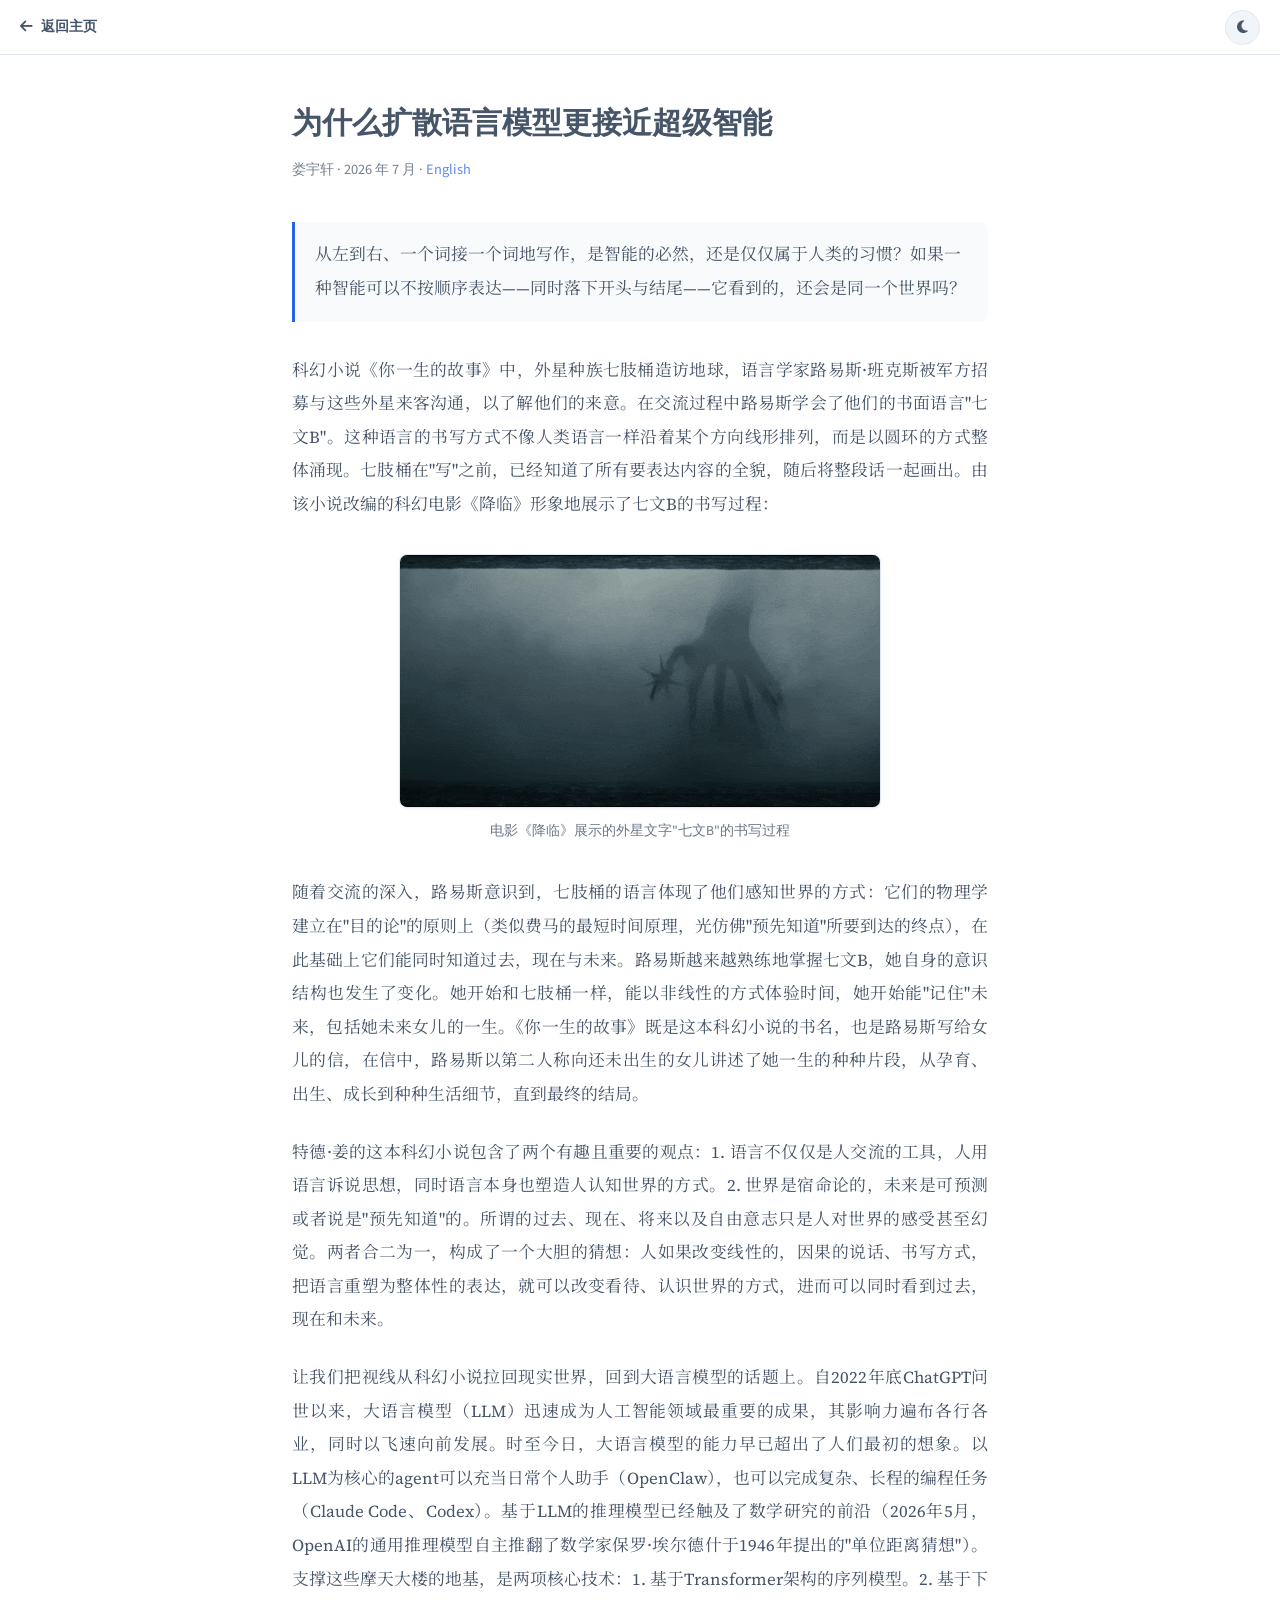
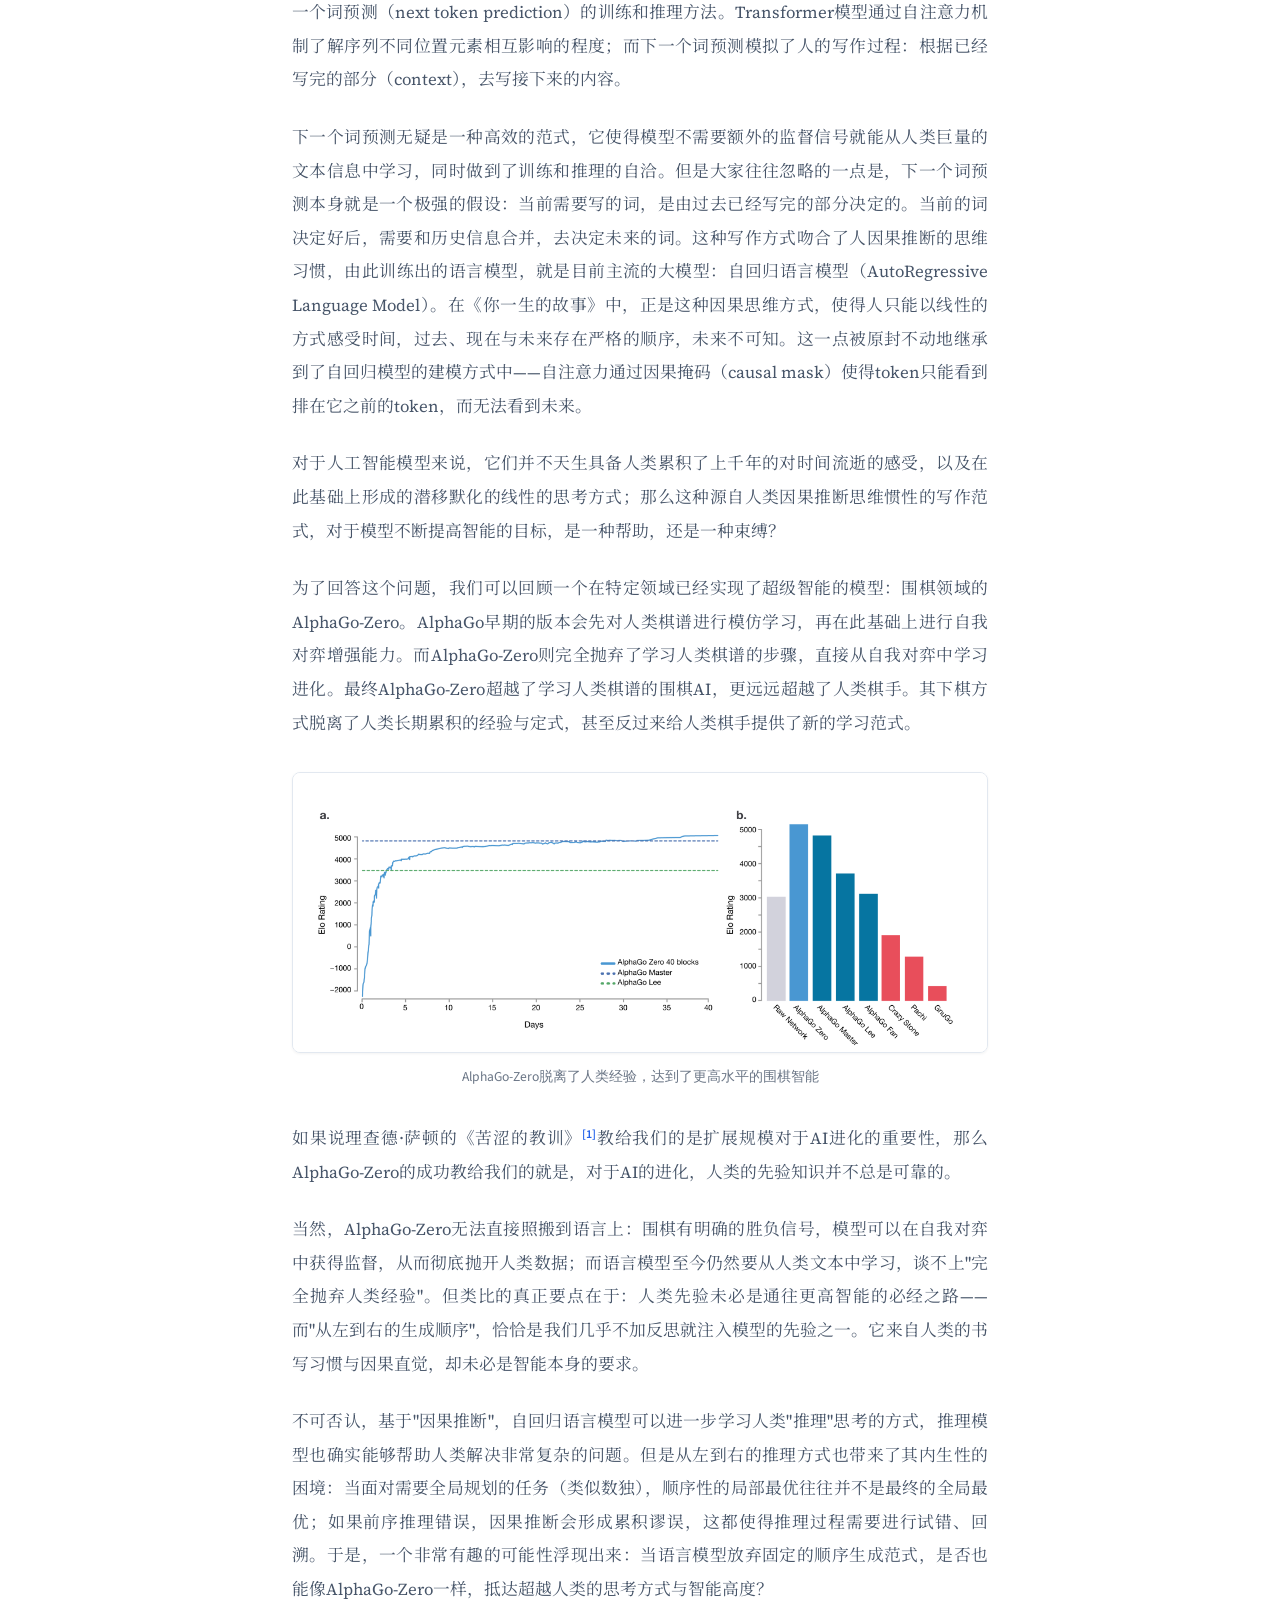
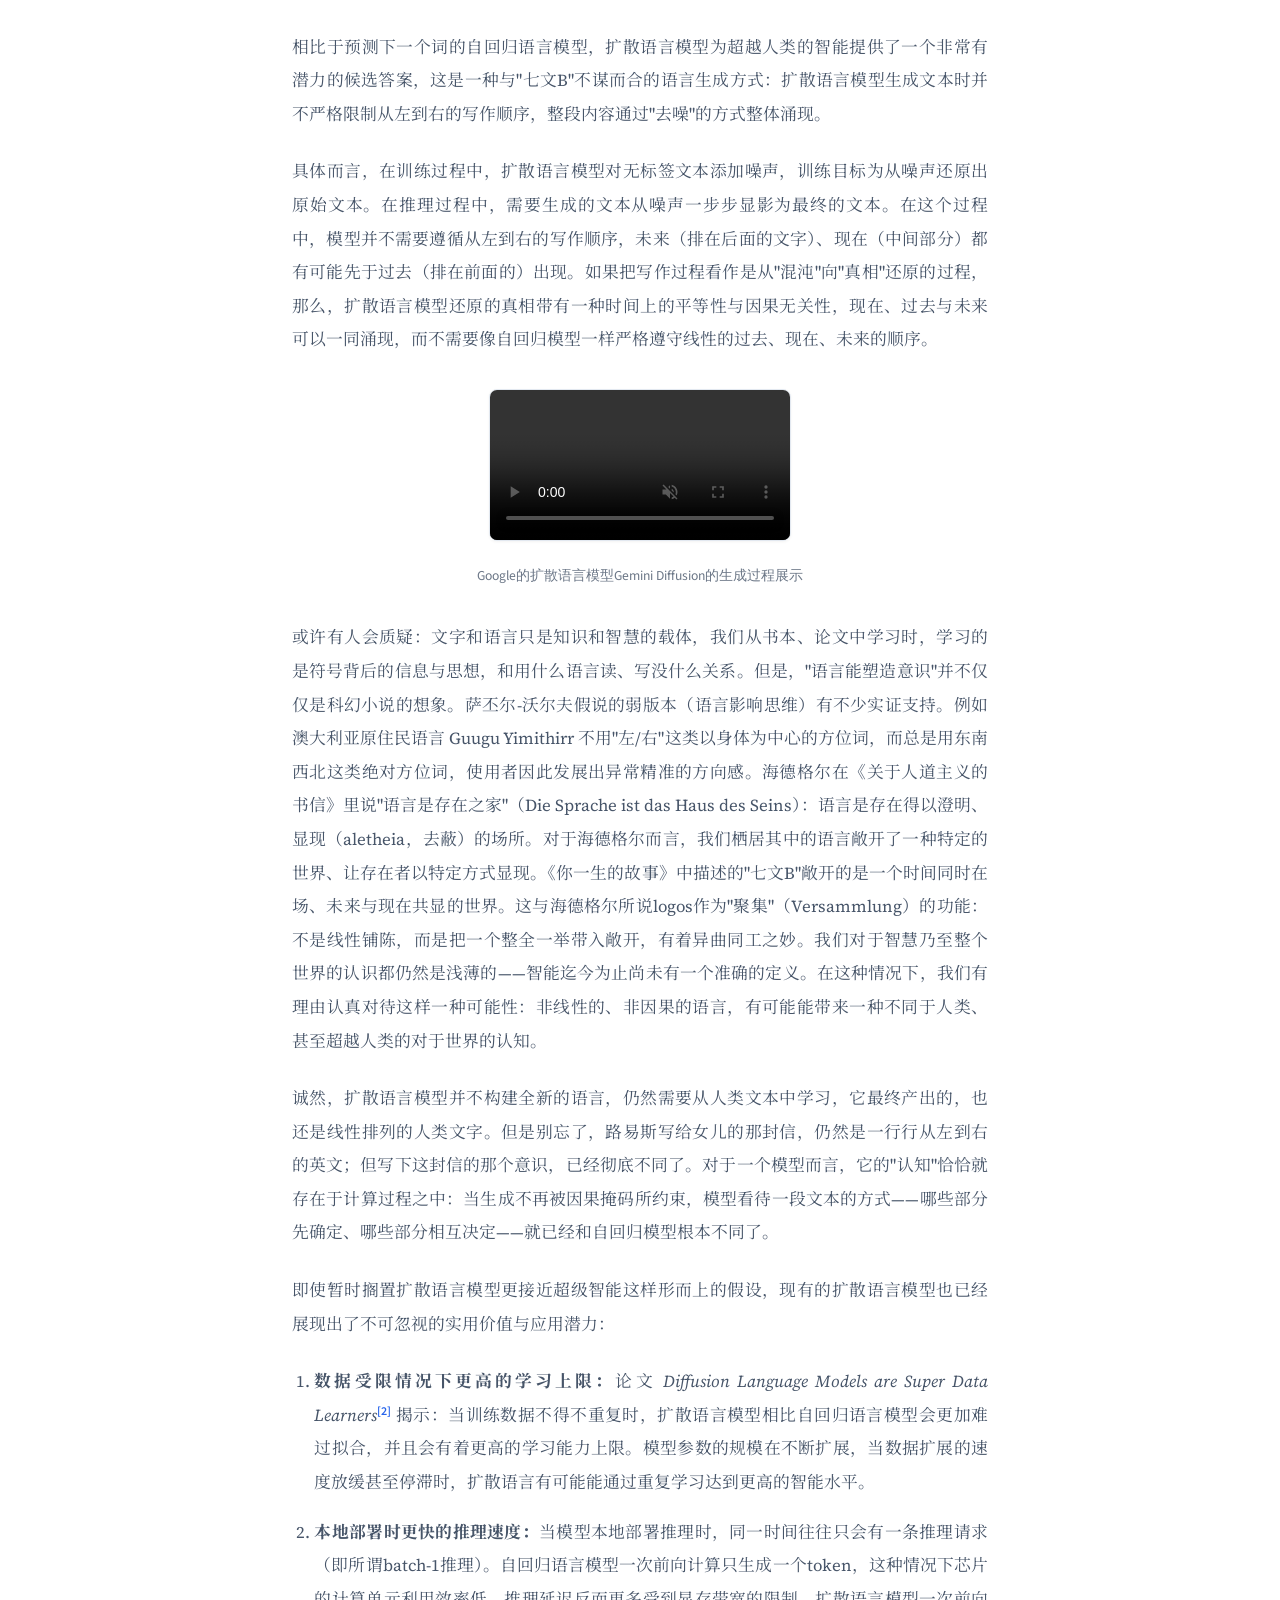
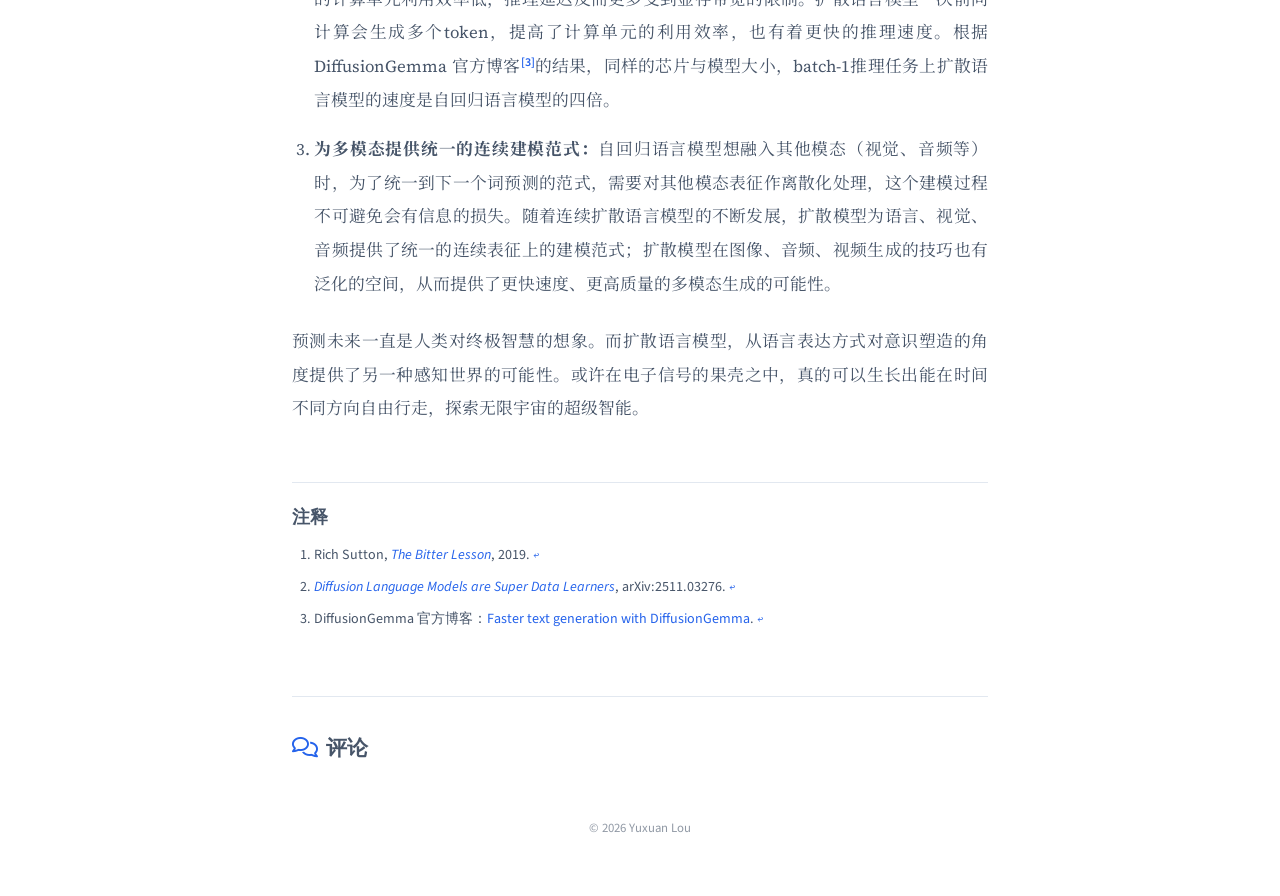
<file: blog/diffusion-lm-superintelligence/index.html>
<!DOCTYPE html>
<html lang="zh-CN" data-bs-theme="light">
    <head>
        <!-- Prevent flash of wrong theme -->
        <script>
            (function() {
                var t = localStorage.getItem('theme') || (window.matchMedia('(prefers-color-scheme: dark)').matches ? 'dark' : 'light');
                document.documentElement.setAttribute('data-bs-theme', t);
            })();
        </script>
        <!-- Google tag (gtag.js) -->
        <script async src="https://www.googletagmanager.com/gtag/js?id=G-D4W0J4WZRP"></script>
        <script>
            window.dataLayer = window.dataLayer || [];
            function gtag(){dataLayer.push(arguments);}
            gtag('js', new Date());
            gtag('config', 'G-D4W0J4WZRP', {
                'cookie_domain': 'yuxuanlou.info',
                'cookie_flags': 'SameSite=None;Secure'
            });
        </script>
        <meta charset="utf-8" />
        <meta name="viewport" content="width=device-width, initial-scale=1, shrink-to-fit=no" />
        <meta name="description" content="从《你一生的故事》中的七文B谈起：从左到右的生成顺序是智能的必然，还是人类习惯注入模型的先验？扩散语言模型提供了一种非线性、非因果的语言生成方式。" />
        <meta name="author" content="Yuxuan Lou" />
        <!-- Open Graph -->
        <meta property="og:type" content="article" />
        <meta property="og:title" content="为什么扩散语言模型更接近超级智能" />
        <meta property="og:description" content="从《你一生的故事》中的七文B谈起：当语言生成不再被从左到右的顺序束缚，模型是否能抵达超越人类的思考方式与智能高度？" />
        <meta property="og:url" content="https://yuxuanlou.info/blog/diffusion-lm-superintelligence/" />
        <meta property="og:image" content="https://yuxuanlou.info/assets/img/resume_2.jpg" />
        <!-- Twitter Card -->
        <meta name="twitter:card" content="summary" />
        <meta name="twitter:title" content="为什么扩散语言模型更接近超级智能" />
        <meta name="twitter:description" content="当语言生成不再被从左到右的顺序束缚，模型是否能抵达超越人类的思考方式与智能高度？" />
        <meta name="theme-color" content="#ffffff" media="(prefers-color-scheme: light)" />
        <meta name="theme-color" content="#0f172a" media="(prefers-color-scheme: dark)" />
        <link rel="canonical" href="https://yuxuanlou.info/blog/diffusion-lm-superintelligence/" />
        <link rel="alternate" hreflang="zh-CN" href="https://yuxuanlou.info/blog/diffusion-lm-superintelligence/" />
        <link rel="alternate" hreflang="en" href="https://yuxuanlou.info/blog/diffusion-lm-superintelligence/en/" />
        <title>为什么扩散语言模型更接近超级智能 | Yuxuan Lou</title>
        <link rel="icon" type="image/x-icon" href="../../assets/img/favicon.ico" />
        <!-- Preconnect for performance -->
        <link rel="preconnect" href="https://fonts.googleapis.com" />
        <link rel="preconnect" href="https://fonts.gstatic.com" crossorigin />
        <link rel="preconnect" href="https://cdn.jsdelivr.net" crossorigin />
        <link rel="preconnect" href="https://cdnjs.cloudflare.com" crossorigin />
        <!-- Google Fonts (css2 API with display=swap) -->
        <link href="https://fonts.googleapis.com/css2?family=Source+Sans+3:ital,wght@0,400;0,500;0,600;0,700;1,400&family=Source+Serif+4:ital,wght@0,400;0,500;0,600;0,700;1,400&family=Noto+Serif+SC:wght@400;600;700&display=swap" rel="stylesheet" />
        <!-- Font Awesome 6 CSS -->
        <link rel="stylesheet" href="https://cdnjs.cloudflare.com/ajax/libs/font-awesome/6.5.1/css/all.min.css" crossorigin="anonymous" referrerpolicy="no-referrer" />
        <!-- Bootstrap 5.3.3 CSS (from CDN, with built-in dark mode) -->
        <link href="https://cdn.jsdelivr.net/npm/bootstrap@5.3.3/dist/css/bootstrap.min.css" rel="stylesheet" crossorigin="anonymous" />
        <!-- Custom theme CSS -->
        <link href="../../css/styles.css?v=6" rel="stylesheet" />
        <!-- Structured Data (JSON-LD) -->
        <script type="application/ld+json">
        {
            "@context": "https://schema.org",
            "@type": "BlogPosting",
            "headline": "为什么扩散语言模型更接近超级智能",
            "author": { "@type": "Person", "name": "Yuxuan Lou", "url": "https://yuxuanlou.info" },
            "datePublished": "2026-07-02",
            "inLanguage": "zh-CN",
            "url": "https://yuxuanlou.info/blog/diffusion-lm-superintelligence/"
        }
        </script>
    </head>
    <body class="blog-page">
        <!-- Top Bar -->
        <nav class="blog-topbar">
            <a class="blog-home-link" href="../../index.html"><i class="fas fa-arrow-left me-2"></i>返回主页</a>
            <div class="dark-mode-toggle-wrapper">
                <button id="darkModeToggle" class="dark-mode-toggle" aria-label="切换深色模式" title="切换深色模式">
                    <i class="fas fa-moon" id="darkModeIcon"></i>
                </button>
            </div>
        </nav>
        <!-- Article -->
        <main class="blog-post-container">
            <article class="blog-post">
                <header class="blog-post-header">
                    <h1 class="blog-post-title">为什么扩散语言模型更接近超级智能</h1>
                    <div class="blog-post-meta">娄宇轩 &middot; 2026 年 7 月 &middot; <a href="en/">English</a></div>
                </header>
                <div class="blog-post-body">
                    <blockquote>从左到右、一个词接一个词地写作，是智能的必然，还是仅仅属于人类的习惯？如果一种智能可以不按顺序表达——同时落下开头与结尾——它看到的，还会是同一个世界吗？</blockquote>
                    <p>科幻小说《你一生的故事》中，外星种族七肢桶造访地球，语言学家路易斯·班克斯被军方招募与这些外星来客沟通，以了解他们的来意。在交流过程中路易斯学会了他们的书面语言"七文B"。这种语言的书写方式不像人类语言一样沿着某个方向线形排列，而是以圆环的方式整体涌现。七肢桶在"写"之前，已经知道了所有要表达内容的全貌，随后将整段话一起画出。由该小说改编的科幻电影《降临》形象地展示了七文B的书写过程：</p>
                    <figure class="blog-figure">
                        <img src="heptapod-b.gif" alt="电影《降临》展示的外星文字七文B的书写过程" loading="lazy" />
                        <figcaption>电影《降临》展示的外星文字"七文B"的书写过程</figcaption>
                    </figure>
                    <p>随着交流的深入，路易斯意识到，七肢桶的语言体现了他们感知世界的方式：它们的物理学建立在"目的论"的原则上（类似费马的最短时间原理，光仿佛"预先知道"所要到达的终点），在此基础上它们能同时知道过去，现在与未来。路易斯越来越熟练地掌握七文B，她自身的意识结构也发生了变化。她开始和七肢桶一样，能以非线性的方式体验时间，她开始能"记住"未来，包括她未来女儿的一生。《你一生的故事》既是这本科幻小说的书名，也是路易斯写给女儿的信，在信中，路易斯以第二人称向还未出生的女儿讲述了她一生的种种片段，从孕育、出生、成长到种种生活细节，直到最终的结局。</p>
                    <p>特德·姜的这本科幻小说包含了两个有趣且重要的观点：1. 语言不仅仅是人交流的工具，人用语言诉说思想，同时语言本身也塑造人认知世界的方式。2. 世界是宿命论的，未来是可预测或者说是"预先知道"的。所谓的过去、现在、将来以及自由意志只是人对世界的感受甚至幻觉。两者合二为一，构成了一个大胆的猜想：人如果改变线性的，因果的说话、书写方式，把语言重塑为整体性的表达，就可以改变看待、认识世界的方式，进而可以同时看到过去，现在和未来。</p>
                    <p>让我们把视线从科幻小说拉回现实世界，回到大语言模型的话题上。自2022年底ChatGPT问世以来，大语言模型（LLM）迅速成为人工智能领域最重要的成果，其影响力遍布各行各业，同时以飞速向前发展。时至今日，大语言模型的能力早已超出了人们最初的想象。以LLM为核心的agent可以充当日常个人助手（OpenClaw），也可以完成复杂、长程的编程任务（Claude Code、Codex）。基于LLM的推理模型已经触及了数学研究的前沿（2026年5月，OpenAI的通用推理模型自主推翻了数学家保罗·埃尔德什于1946年提出的"单位距离猜想"）。支撑这些摩天大楼的地基，是两项核心技术：1. 基于Transformer架构的序列模型。2. 基于下一个词预测（next token prediction）的训练和推理方法。Transformer模型通过自注意力机制了解序列不同位置元素相互影响的程度；而下一个词预测模拟了人的写作过程：根据已经写完的部分（context），去写接下来的内容。</p>
                    <p>下一个词预测无疑是一种高效的范式，它使得模型不需要额外的监督信号就能从人类巨量的文本信息中学习，同时做到了训练和推理的自洽。但是大家往往忽略的一点是，下一个词预测本身就是一个极强的假设：当前需要写的词，是由过去已经写完的部分决定的。当前的词决定好后，需要和历史信息合并，去决定未来的词。这种写作方式吻合了人因果推断的思维习惯，由此训练出的语言模型，就是目前主流的大模型：自回归语言模型（AutoRegressive Language Model）。在《你一生的故事》中，正是这种因果思维方式，使得人只能以线性的方式感受时间，过去、现在与未来存在严格的顺序，未来不可知。这一点被原封不动地继承到了自回归模型的建模方式中——自注意力通过因果掩码（causal mask）使得token只能看到排在它之前的token，而无法看到未来。</p>
                    <p>对于人工智能模型来说，它们并不天生具备人类累积了上千年的对时间流逝的感受，以及在此基础上形成的潜移默化的线性的思考方式；那么这种源自人类因果推断思维惯性的写作范式，对于模型不断提高智能的目标，是一种帮助，还是一种束缚？</p>
                    <p>为了回答这个问题，我们可以回顾一个在特定领域已经实现了超级智能的模型：围棋领域的AlphaGo-Zero。AlphaGo早期的版本会先对人类棋谱进行模仿学习，再在此基础上进行自我对弈增强能力。而AlphaGo-Zero则完全抛弃了学习人类棋谱的步骤，直接从自我对弈中学习进化。最终AlphaGo-Zero超越了学习人类棋谱的围棋AI，更远远超越了人类棋手。其下棋方式脱离了人类长期累积的经验与定式，甚至反过来给人类棋手提供了新的学习范式。</p>
                    <figure class="blog-figure">
                        <img src="alphagozero-results.png" alt="AlphaGo-Zero脱离了人类经验，达到了更高水平的围棋智能" loading="lazy" />
                        <figcaption>AlphaGo-Zero脱离了人类经验，达到了更高水平的围棋智能</figcaption>
                    </figure>
                    <p>如果说理查德·萨顿的《苦涩的教训》<sup class="blog-fn"><a id="fnref-1" href="#fn-1">[1]</a></sup>教给我们的是扩展规模对于AI进化的重要性，那么AlphaGo-Zero的成功教给我们的就是，对于AI的进化，人类的先验知识并不总是可靠的。</p>
                    <p>当然，AlphaGo-Zero无法直接照搬到语言上：围棋有明确的胜负信号，模型可以在自我对弈中获得监督，从而彻底抛开人类数据；而语言模型至今仍然要从人类文本中学习，谈不上"完全抛弃人类经验"。但类比的真正要点在于：人类先验未必是通往更高智能的必经之路——而"从左到右的生成顺序"，恰恰是我们几乎不加反思就注入模型的先验之一。它来自人类的书写习惯与因果直觉，却未必是智能本身的要求。</p>
                    <p>不可否认，基于"因果推断"，自回归语言模型可以进一步学习人类"推理"思考的方式，推理模型也确实能够帮助人类解决非常复杂的问题。但是从左到右的推理方式也带来了其内生性的困境：当面对需要全局规划的任务（类似数独），顺序性的局部最优往往并不是最终的全局最优；如果前序推理错误，因果推断会形成累积谬误，这都使得推理过程需要进行试错、回溯。于是，一个非常有趣的可能性浮现出来：当语言模型放弃固定的顺序生成范式，是否也能像AlphaGo-Zero一样，抵达超越人类的思考方式与智能高度？</p>
                    <p>相比于预测下一个词的自回归语言模型，扩散语言模型为超越人类的智能提供了一个非常有潜力的候选答案，这是一种与"七文B"不谋而合的语言生成方式：扩散语言模型生成文本时并不严格限制从左到右的写作顺序，整段内容通过"去噪"的方式整体涌现。</p>
                    <p>具体而言，在训练过程中，扩散语言模型对无标签文本添加噪声，训练目标为从噪声还原出原始文本。在推理过程中，需要生成的文本从噪声一步步显影为最终的文本。在这个过程中，模型并不需要遵循从左到右的写作顺序，未来（排在后面的文字）、现在（中间部分）都有可能先于过去（排在前面的）出现。如果把写作过程看作是从"混沌"向"真相"还原的过程，那么，扩散语言模型还原的真相带有一种时间上的平等性与因果无关性，现在、过去与未来可以一同涌现，而不需要像自回归模型一样严格遵守线性的过去、现在、未来的顺序。</p>
                    <figure class="blog-figure">
                        <video src="gemini-diffusion-example.mp4" controls muted playsinline preload="metadata"></video>
                        <figcaption>Google的扩散语言模型Gemini Diffusion的生成过程展示</figcaption>
                    </figure>
                    <p>或许有人会质疑：文字和语言只是知识和智慧的载体，我们从书本、论文中学习时，学习的是符号背后的信息与思想，和用什么语言读、写没什么关系。但是，"语言能塑造意识"并不仅仅是科幻小说的想象。萨丕尔-沃尔夫假说的弱版本（语言影响思维）有不少实证支持。例如澳大利亚原住民语言 Guugu Yimithirr 不用"左/右"这类以身体为中心的方位词，而总是用东南西北这类绝对方位词，使用者因此发展出异常精准的方向感。海德格尔在《关于人道主义的书信》里说"语言是存在之家"（Die Sprache ist das Haus des Seins）：语言是存在得以澄明、显现（aletheia，去蔽）的场所。对于海德格尔而言，我们栖居其中的语言敞开了一种特定的世界、让存在者以特定方式显现。《你一生的故事》中描述的"七文B"敞开的是一个时间同时在场、未来与现在共显的世界。这与海德格尔所说logos作为"聚集"（Versammlung）的功能：不是线性铺陈，而是把一个整全一举带入敞开，有着异曲同工之妙。我们对于智慧乃至整个世界的认识都仍然是浅薄的——智能迄今为止尚未有一个准确的定义。在这种情况下，我们有理由认真对待这样一种可能性：非线性的、非因果的语言，有可能能带来一种不同于人类、甚至超越人类的对于世界的认知。</p>
                    <p>诚然，扩散语言模型并不构建全新的语言，仍然需要从人类文本中学习，它最终产出的，也还是线性排列的人类文字。但是别忘了，路易斯写给女儿的那封信，仍然是一行行从左到右的英文；但写下这封信的那个意识，已经彻底不同了。对于一个模型而言，它的"认知"恰恰就存在于计算过程之中：当生成不再被因果掩码所约束，模型看待一段文本的方式——哪些部分先确定、哪些部分相互决定——就已经和自回归模型根本不同了。</p>
                    <p>即使暂时搁置扩散语言模型更接近超级智能这样形而上的假设，现有的扩散语言模型也已经展现出了不可忽视的实用价值与应用潜力：</p>
                    <ol>
                        <li><strong>数据受限情况下更高的学习上限：</strong>论文 <em>Diffusion Language Models are Super Data Learners</em><sup class="blog-fn"><a id="fnref-2" href="#fn-2">[2]</a></sup> 揭示：当训练数据不得不重复时，扩散语言模型相比自回归语言模型会更加难过拟合，并且会有着更高的学习能力上限。模型参数的规模在不断扩展，当数据扩展的速度放缓甚至停滞时，扩散语言有可能能通过重复学习达到更高的智能水平。</li>
                        <li><strong>本地部署时更快的推理速度：</strong>当模型本地部署推理时，同一时间往往只会有一条推理请求（即所谓batch-1推理）。自回归语言模型一次前向计算只生成一个token，这种情况下芯片的计算单元利用效率低，推理延迟反而更多受到显存带宽的限制。扩散语言模型一次前向计算会生成多个token，提高了计算单元的利用效率，也有着更快的推理速度。根据 DiffusionGemma 官方博客<sup class="blog-fn"><a id="fnref-3" href="#fn-3">[3]</a></sup>的结果，同样的芯片与模型大小，batch-1推理任务上扩散语言模型的速度是自回归语言模型的四倍。</li>
                        <li><strong>为多模态提供统一的连续建模范式：</strong>自回归语言模型想融入其他模态（视觉、音频等）时，为了统一到下一个词预测的范式，需要对其他模态表征作离散化处理，这个建模过程不可避免会有信息的损失。随着连续扩散语言模型的不断发展，扩散模型为语言、视觉、音频提供了统一的连续表征上的建模范式；扩散模型在图像、音频、视频生成的技巧也有泛化的空间，从而提供了更快速度、更高质量的多模态生成的可能性。</li>
                    </ol>
                    <p>预测未来一直是人类对终极智慧的想象。而扩散语言模型，从语言表达方式对意识塑造的角度提供了另一种感知世界的可能性。或许在电子信号的果壳之中，真的可以生长出能在时间不同方向自由行走，探索无限宇宙的超级智能。</p>
                </div>
                <footer class="blog-footnotes">
                    <h2>注释</h2>
                    <ol>
                        <li id="fn-1">Rich Sutton, <a href="http://www.incompleteideas.net/IncIdeas/BitterLesson.html" target="_blank" rel="noopener"><em>The Bitter Lesson</em></a>, 2019. <a class="blog-fn-back" href="#fnref-1" aria-label="返回正文">&#8617;</a></li>
                        <li id="fn-2"><a href="https://arxiv.org/abs/2511.03276" target="_blank" rel="noopener"><em>Diffusion Language Models are Super Data Learners</em></a>, arXiv:2511.03276. <a class="blog-fn-back" href="#fnref-2" aria-label="返回正文">&#8617;</a></li>
                        <li id="fn-3">DiffusionGemma 官方博客：<a href="https://blog.google/innovation-and-ai/technology/developers-tools/diffusion-gemma-faster-text-generation/" target="_blank" rel="noopener">Faster text generation with DiffusionGemma</a>. <a class="blog-fn-back" href="#fnref-3" aria-label="返回正文">&#8617;</a></li>
                    </ol>
                </footer>
            </article>
            <!-- Comments (giscus, backed by GitHub Discussions) -->
            <section class="blog-comments">
                <h2><i class="far fa-comments me-2 text-primary"></i>评论</h2>
                <div id="giscus-container"></div>
            </section>
            <div class="last-updated">
                &copy; 2026 Yuxuan Lou
            </div>
        </main>
        <!-- Back to Top -->
        <button type="button" id="backToTop" class="back-to-top" aria-label="返回顶部" title="返回顶部">
            <i class="fas fa-arrow-up"></i>
        </button>
        <!-- Custom JS (dark mode toggle, back to top) -->
        <script src="../../js/scripts.js?v=3"></script>
        <!-- giscus comments, theme synced with site dark mode -->
        <script>
            (function () {
                function giscusTheme() {
                    return document.documentElement.getAttribute('data-bs-theme') === 'dark' ? 'dark' : 'light';
                }
                var s = document.createElement('script');
                s.src = 'https://giscus.app/client.js';
                s.async = true;
                s.crossOrigin = 'anonymous';
                var attrs = {
                    'data-repo': 'yuxuan-lou/yuxuanlou.github.io',
                    'data-repo-id': 'R_kgDOGIU3XA',
                    'data-category': 'Announcements',
                    'data-category-id': 'DIC_kwDOGIU3XM4C1wmO',
                    'data-mapping': 'pathname',
                    'data-strict': '0',
                    'data-reactions-enabled': '1',
                    'data-emit-metadata': '0',
                    'data-input-position': 'top',
                    'data-theme': giscusTheme(),
                    'data-lang': 'zh-CN',
                    'data-loading': 'lazy'
                };
                Object.keys(attrs).forEach(function (k) { s.setAttribute(k, attrs[k]); });
                document.getElementById('giscus-container').appendChild(s);
                // Keep giscus theme in sync with the site dark-mode toggle
                new MutationObserver(function () {
                    var iframe = document.querySelector('iframe.giscus-frame');
                    if (iframe) {
                        iframe.contentWindow.postMessage(
                            { giscus: { setConfig: { theme: giscusTheme() } } },
                            'https://giscus.app'
                        );
                    }
                }).observe(document.documentElement, { attributes: true, attributeFilter: ['data-bs-theme'] });
            })();
        </script>
    </body>
</html>
</file>
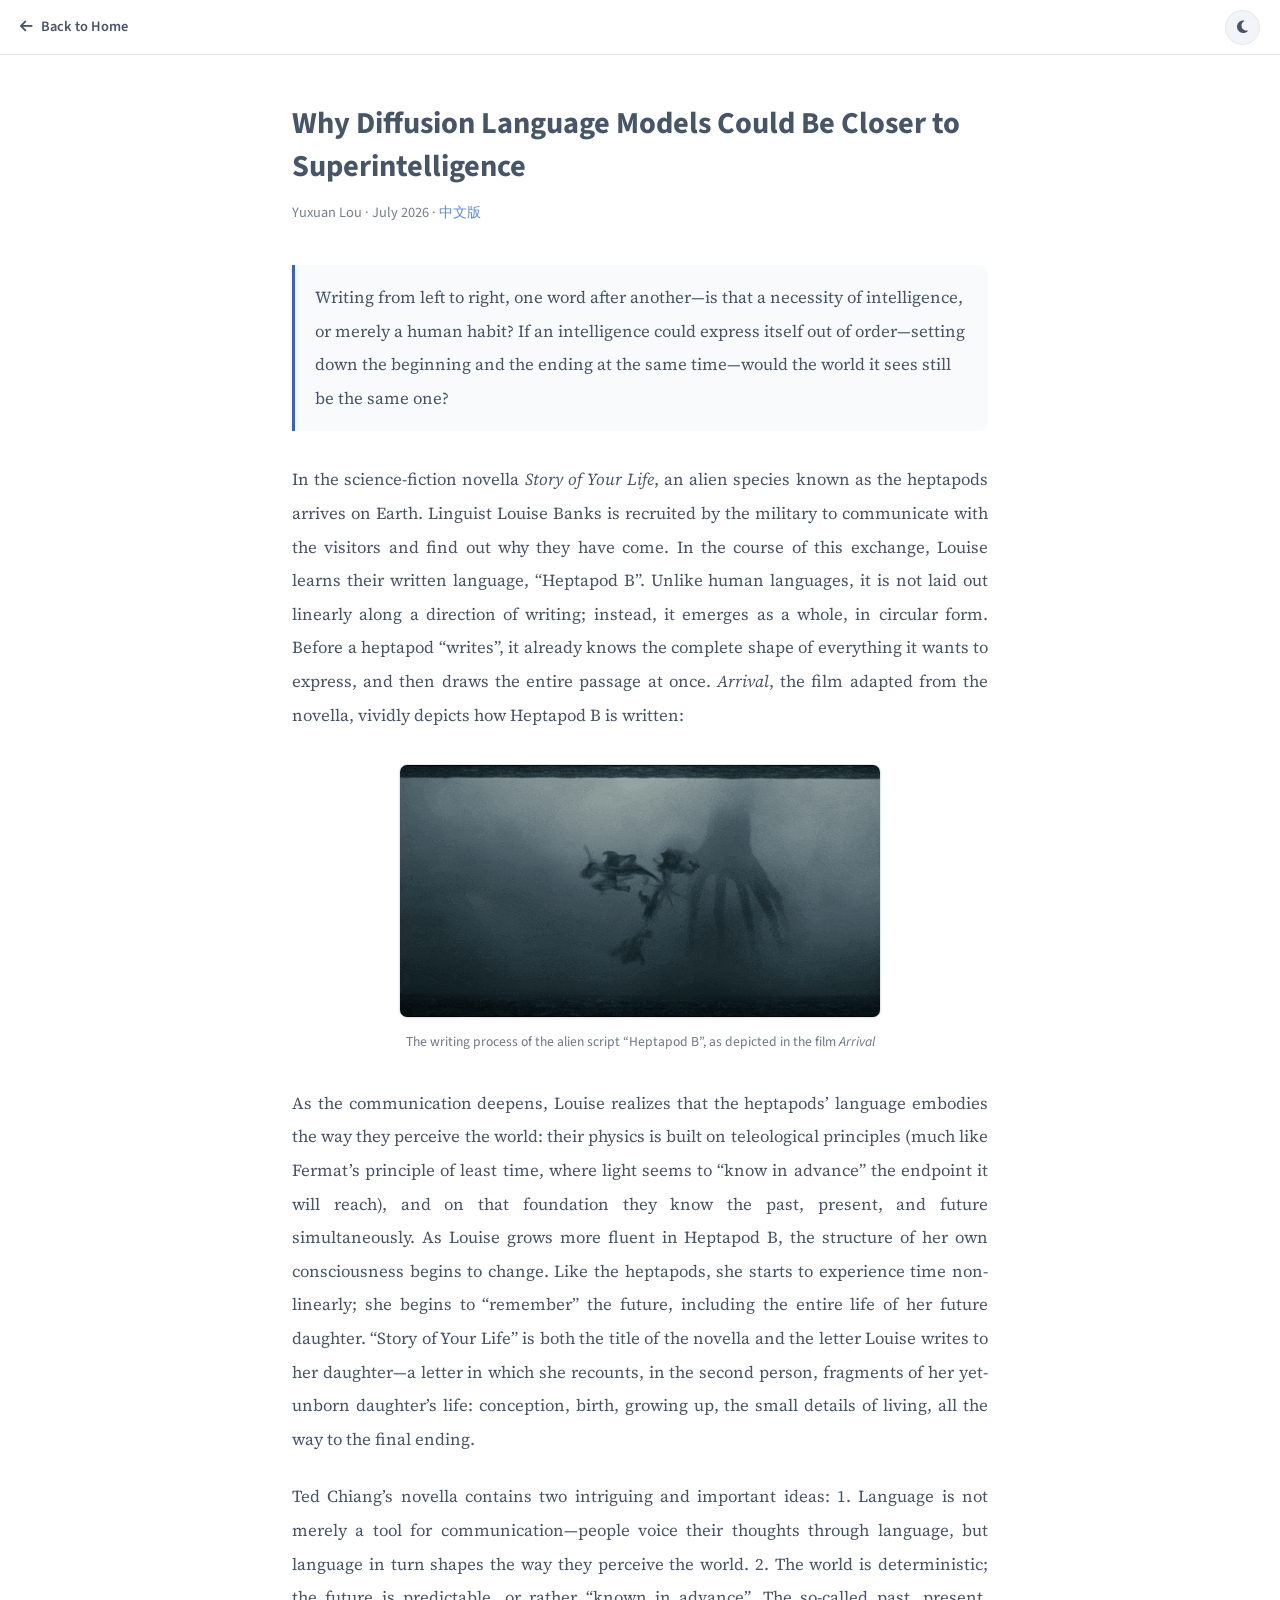
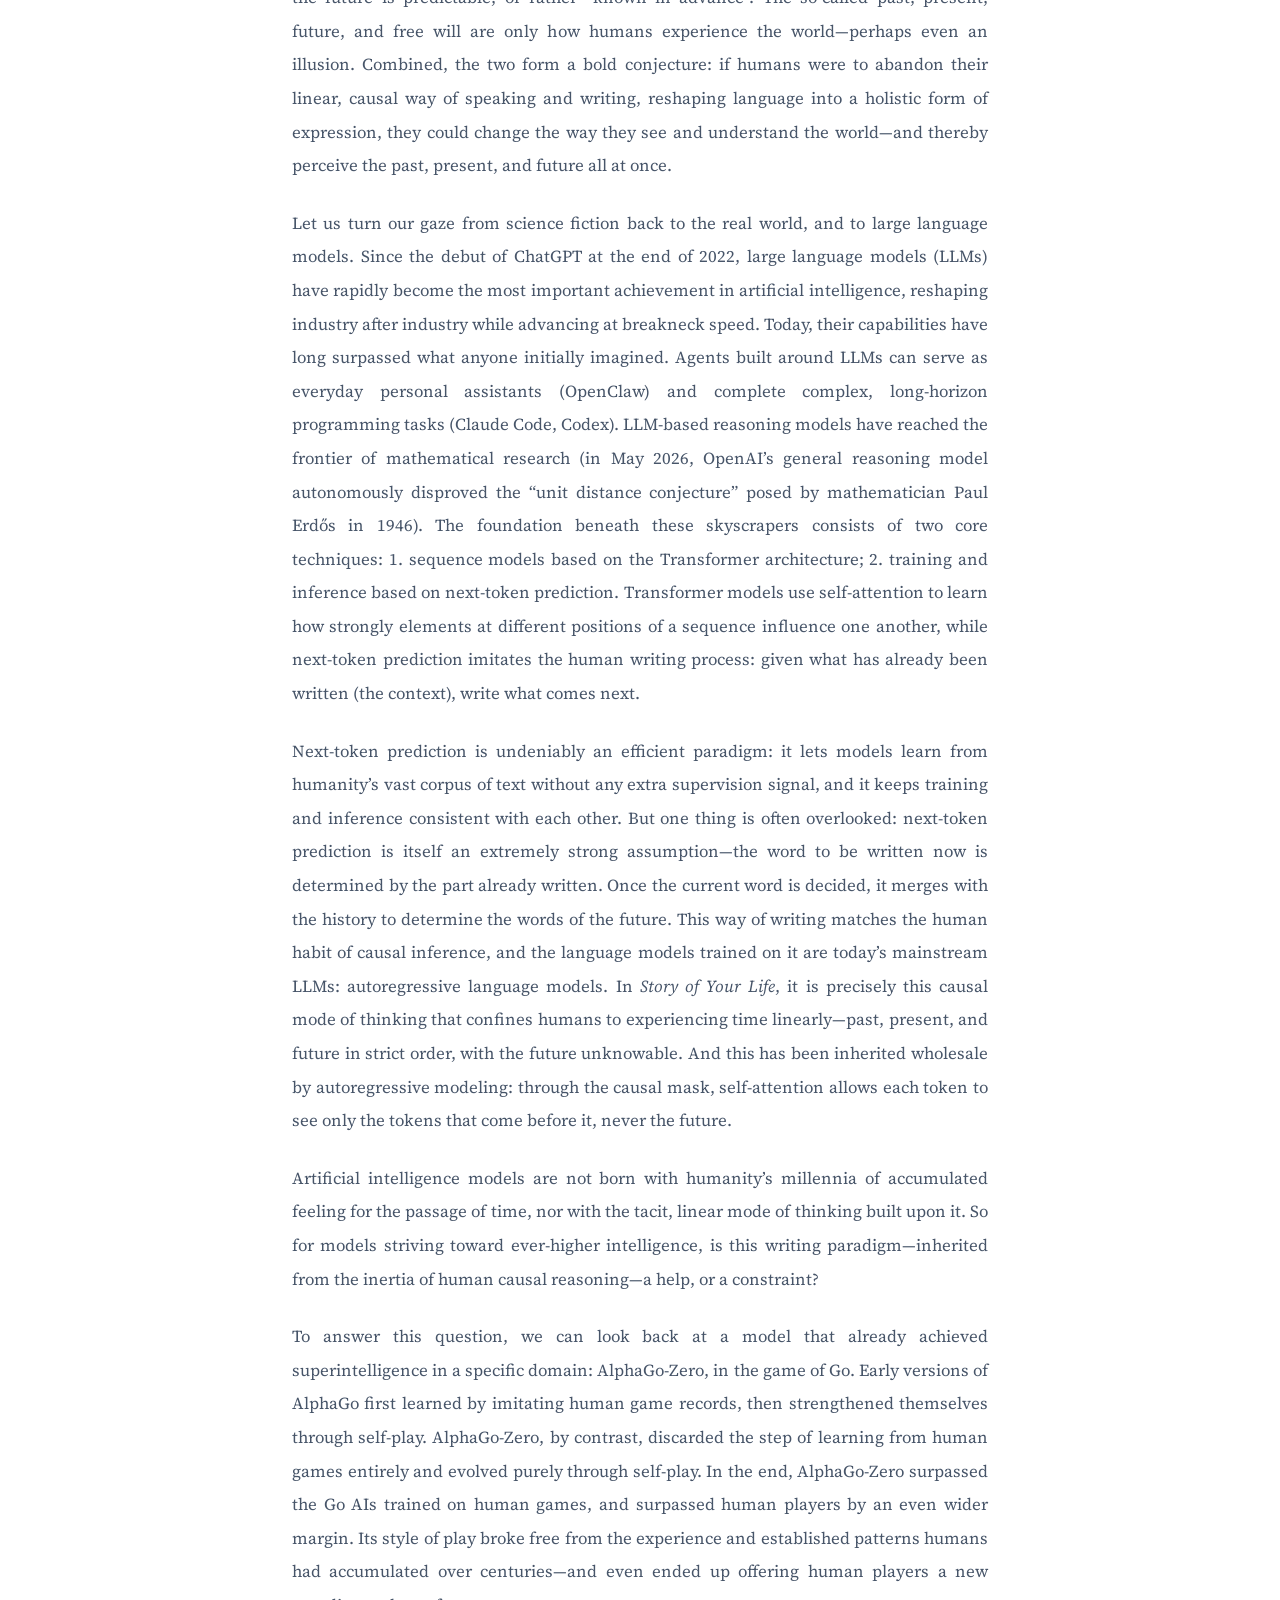
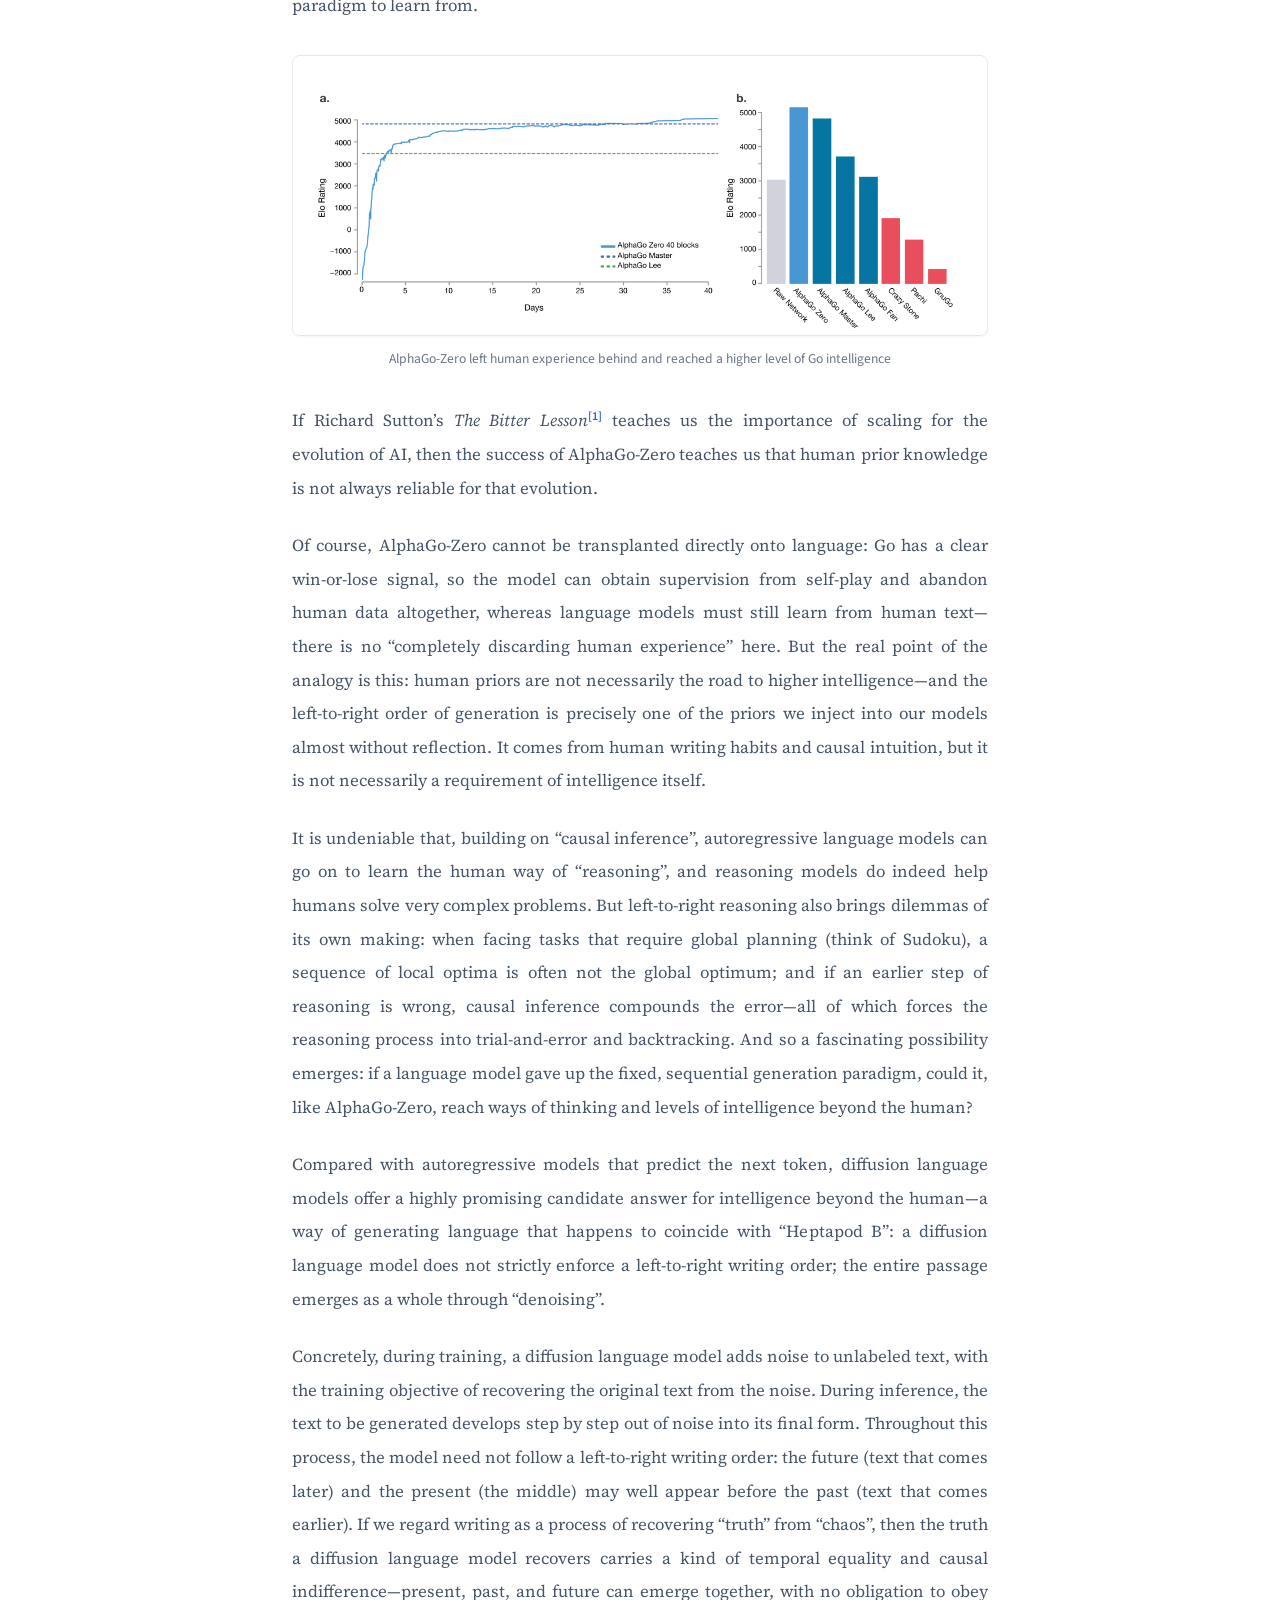
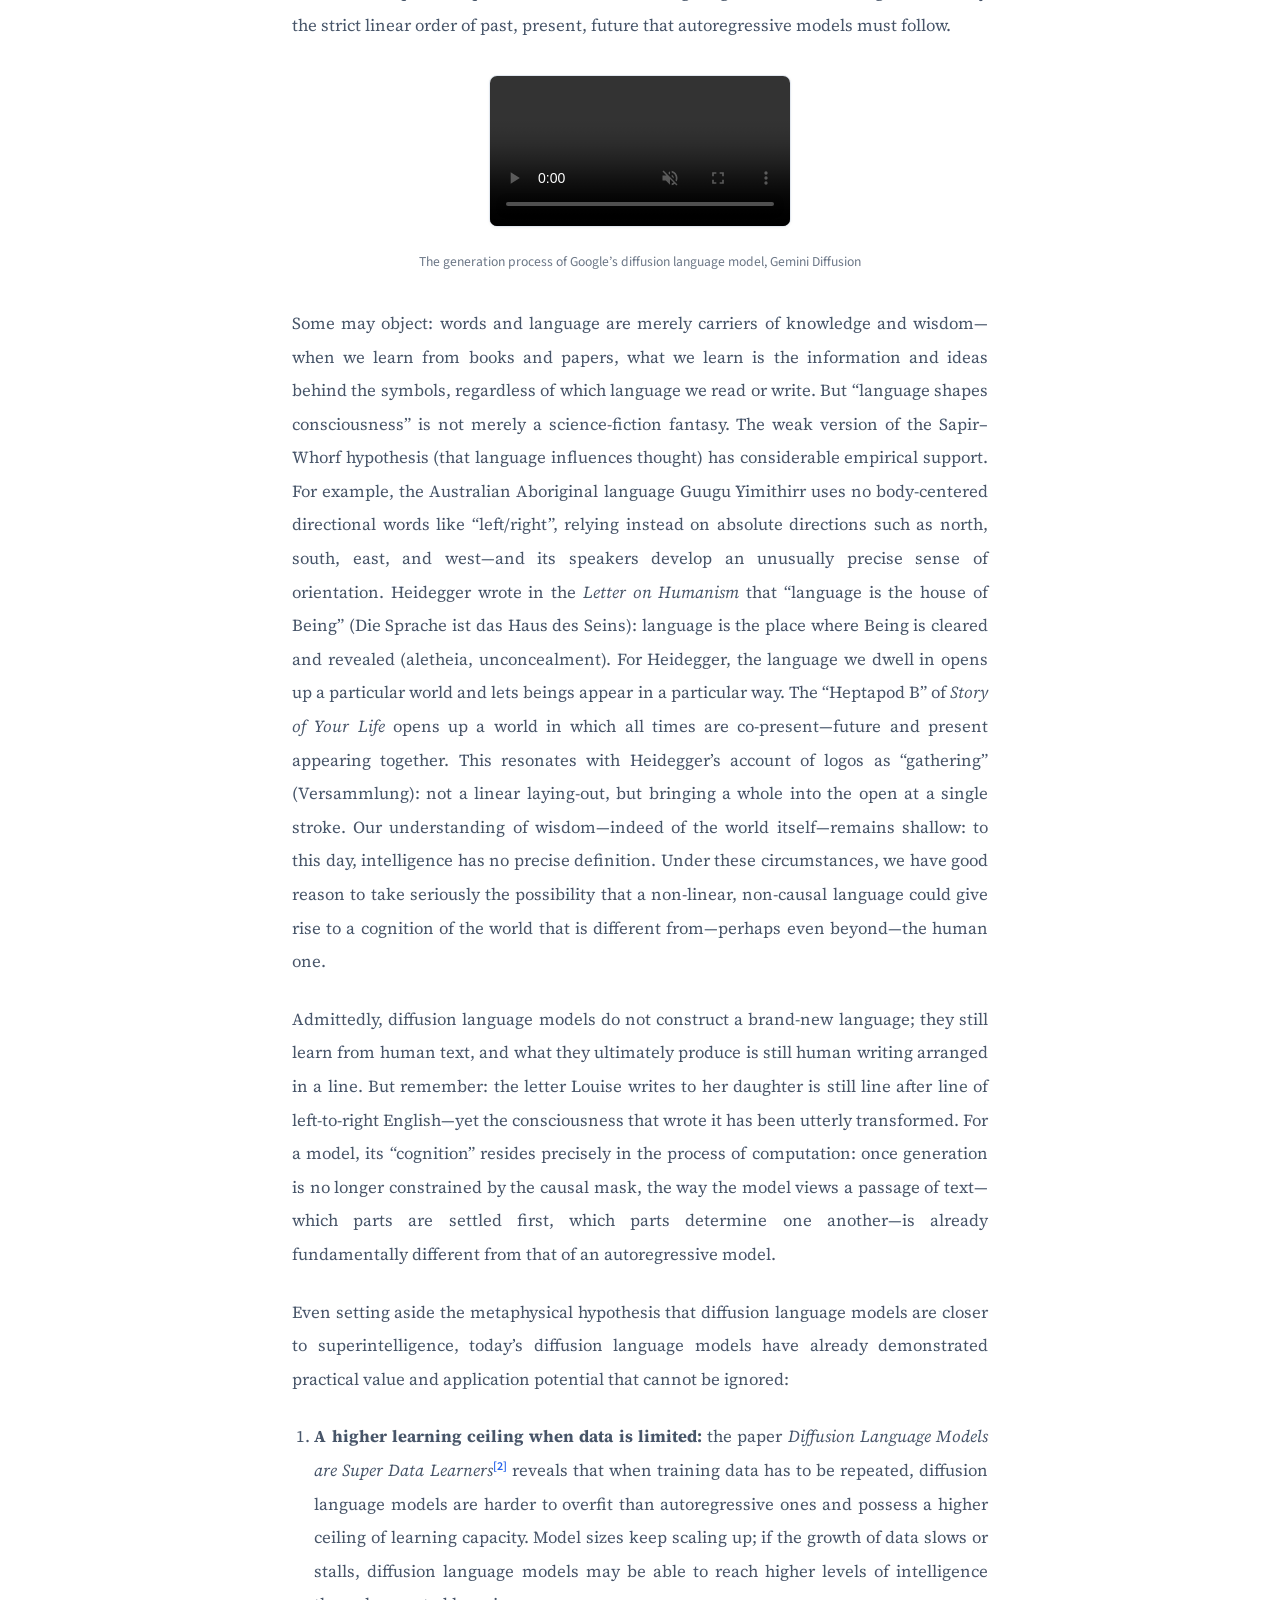
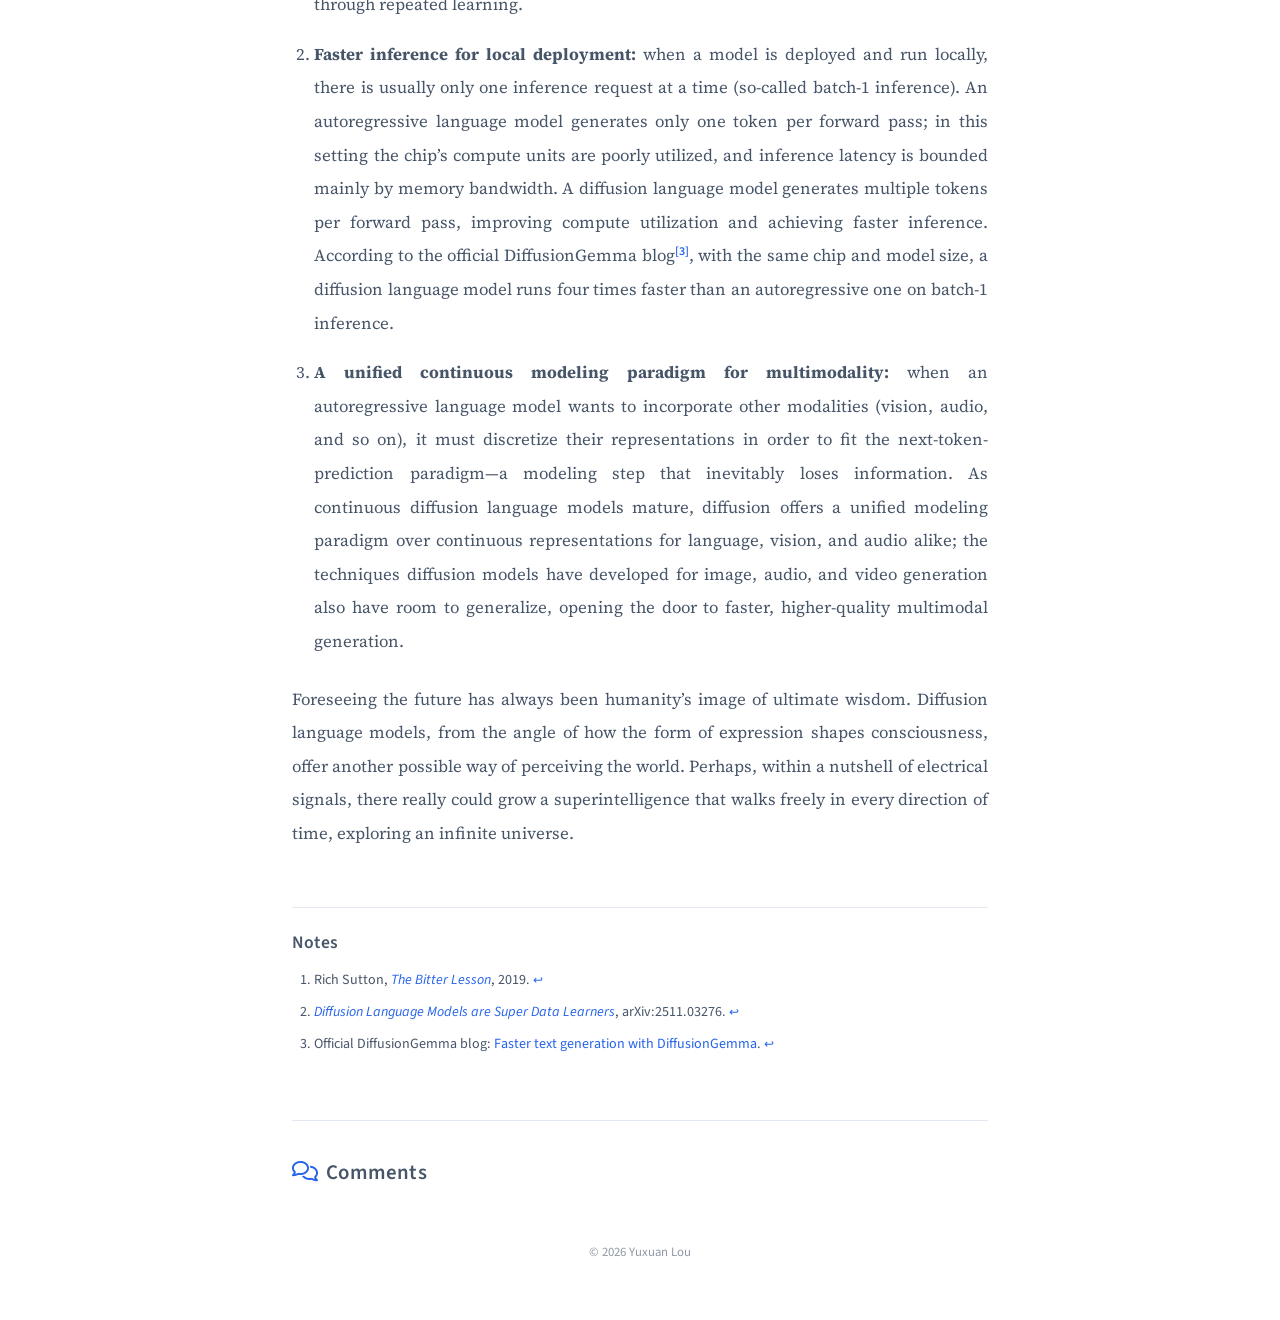
<file: blog/diffusion-lm-superintelligence/en/index.html>
<!DOCTYPE html>
<html lang="en" data-bs-theme="light">
    <head>
        <!-- Prevent flash of wrong theme -->
        <script>
            (function() {
                var t = localStorage.getItem('theme') || (window.matchMedia('(prefers-color-scheme: dark)').matches ? 'dark' : 'light');
                document.documentElement.setAttribute('data-bs-theme', t);
            })();
        </script>
        <!-- Google tag (gtag.js) -->
        <script async src="https://www.googletagmanager.com/gtag/js?id=G-D4W0J4WZRP"></script>
        <script>
            window.dataLayer = window.dataLayer || [];
            function gtag(){dataLayer.push(arguments);}
            gtag('js', new Date());
            gtag('config', 'G-D4W0J4WZRP', {
                'cookie_domain': 'yuxuanlou.info',
                'cookie_flags': 'SameSite=None;Secure'
            });
        </script>
        <meta charset="utf-8" />
        <meta name="viewport" content="width=device-width, initial-scale=1, shrink-to-fit=no" />
        <meta name="description" content="Starting from Heptapod B in Story of Your Life: is left-to-right generation a necessity of intelligence, or a human prior injected into our models? Diffusion language models offer a non-linear, non-causal way of generating language." />
        <meta name="author" content="Yuxuan Lou" />
        <!-- Open Graph -->
        <meta property="og:type" content="article" />
        <meta property="og:title" content="Why Diffusion Language Models Could Be Closer to Superintelligence" />
        <meta property="og:description" content="Starting from Heptapod B in Story of Your Life: when language generation is no longer bound to a left-to-right order, can models reach ways of thinking and levels of intelligence beyond the human?" />
        <meta property="og:url" content="https://yuxuanlou.info/blog/diffusion-lm-superintelligence/en/" />
        <meta property="og:image" content="https://yuxuanlou.info/assets/img/resume_2.jpg" />
        <!-- Twitter Card -->
        <meta name="twitter:card" content="summary" />
        <meta name="twitter:title" content="Why Diffusion Language Models Could Be Closer to Superintelligence" />
        <meta name="twitter:description" content="When language generation is no longer bound to a left-to-right order, can models reach ways of thinking and levels of intelligence beyond the human?" />
        <meta name="theme-color" content="#ffffff" media="(prefers-color-scheme: light)" />
        <meta name="theme-color" content="#0f172a" media="(prefers-color-scheme: dark)" />
        <link rel="canonical" href="https://yuxuanlou.info/blog/diffusion-lm-superintelligence/en/" />
        <link rel="alternate" hreflang="zh-CN" href="https://yuxuanlou.info/blog/diffusion-lm-superintelligence/" />
        <link rel="alternate" hreflang="en" href="https://yuxuanlou.info/blog/diffusion-lm-superintelligence/en/" />
        <title>Why Diffusion Language Models Could Be Closer to Superintelligence | Yuxuan Lou</title>
        <link rel="icon" type="image/x-icon" href="../../../assets/img/favicon.ico" />
        <!-- Preconnect for performance -->
        <link rel="preconnect" href="https://fonts.googleapis.com" />
        <link rel="preconnect" href="https://fonts.gstatic.com" crossorigin />
        <link rel="preconnect" href="https://cdn.jsdelivr.net" crossorigin />
        <link rel="preconnect" href="https://cdnjs.cloudflare.com" crossorigin />
        <!-- Google Fonts (css2 API with display=swap) -->
        <link href="https://fonts.googleapis.com/css2?family=Source+Sans+3:ital,wght@0,400;0,500;0,600;0,700;1,400&family=Source+Serif+4:ital,wght@0,400;0,500;0,600;0,700;1,400&family=Noto+Serif+SC:wght@400;600;700&display=swap" rel="stylesheet" />
        <!-- Font Awesome 6 CSS -->
        <link rel="stylesheet" href="https://cdnjs.cloudflare.com/ajax/libs/font-awesome/6.5.1/css/all.min.css" crossorigin="anonymous" referrerpolicy="no-referrer" />
        <!-- Bootstrap 5.3.3 CSS (from CDN, with built-in dark mode) -->
        <link href="https://cdn.jsdelivr.net/npm/bootstrap@5.3.3/dist/css/bootstrap.min.css" rel="stylesheet" crossorigin="anonymous" />
        <!-- Custom theme CSS -->
        <link href="../../../css/styles.css?v=6" rel="stylesheet" />
        <!-- Structured Data (JSON-LD) -->
        <script type="application/ld+json">
        {
            "@context": "https://schema.org",
            "@type": "BlogPosting",
            "headline": "Why Diffusion Language Models Could Be Closer to Superintelligence",
            "author": { "@type": "Person", "name": "Yuxuan Lou", "url": "https://yuxuanlou.info" },
            "datePublished": "2026-07-02",
            "inLanguage": "en",
            "url": "https://yuxuanlou.info/blog/diffusion-lm-superintelligence/en/"
        }
        </script>
    </head>
    <body class="blog-page">
        <!-- Top Bar -->
        <nav class="blog-topbar">
            <a class="blog-home-link" href="../../../index.html"><i class="fas fa-arrow-left me-2"></i>Back to Home</a>
            <div class="dark-mode-toggle-wrapper">
                <button id="darkModeToggle" class="dark-mode-toggle" aria-label="Toggle dark mode" title="Toggle dark mode">
                    <i class="fas fa-moon" id="darkModeIcon"></i>
                </button>
            </div>
        </nav>
        <!-- Article -->
        <main class="blog-post-container">
            <article class="blog-post">
                <header class="blog-post-header">
                    <h1 class="blog-post-title">Why Diffusion Language Models Could Be Closer to Superintelligence</h1>
                    <div class="blog-post-meta">Yuxuan Lou &middot; July 2026 &middot; <a href="../">中文版</a></div>
                </header>
                <div class="blog-post-body">
                    <blockquote>Writing from left to right, one word after another&mdash;is that a necessity of intelligence, or merely a human habit? If an intelligence could express itself out of order&mdash;setting down the beginning and the ending at the same time&mdash;would the world it sees still be the same one?</blockquote>
                    <p>In the science-fiction novella <em>Story of Your Life</em>, an alien species known as the heptapods arrives on Earth. Linguist Louise Banks is recruited by the military to communicate with the visitors and find out why they have come. In the course of this exchange, Louise learns their written language, &ldquo;Heptapod B&rdquo;. Unlike human languages, it is not laid out linearly along a direction of writing; instead, it emerges as a whole, in circular form. Before a heptapod &ldquo;writes&rdquo;, it already knows the complete shape of everything it wants to express, and then draws the entire passage at once. <em>Arrival</em>, the film adapted from the novella, vividly depicts how Heptapod B is written:</p>
                    <figure class="blog-figure">
                        <img src="../heptapod-b.gif" alt="The writing process of the alien script Heptapod B, as depicted in the film Arrival" loading="lazy" />
                        <figcaption>The writing process of the alien script &ldquo;Heptapod B&rdquo;, as depicted in the film <em>Arrival</em></figcaption>
                    </figure>
                    <p>As the communication deepens, Louise realizes that the heptapods&rsquo; language embodies the way they perceive the world: their physics is built on teleological principles (much like Fermat&rsquo;s principle of least time, where light seems to &ldquo;know in advance&rdquo; the endpoint it will reach), and on that foundation they know the past, present, and future simultaneously. As Louise grows more fluent in Heptapod B, the structure of her own consciousness begins to change. Like the heptapods, she starts to experience time non-linearly; she begins to &ldquo;remember&rdquo; the future, including the entire life of her future daughter. &ldquo;Story of Your Life&rdquo; is both the title of the novella and the letter Louise writes to her daughter&mdash;a letter in which she recounts, in the second person, fragments of her yet-unborn daughter&rsquo;s life: conception, birth, growing up, the small details of living, all the way to the final ending.</p>
                    <p>Ted Chiang&rsquo;s novella contains two intriguing and important ideas: 1. Language is not merely a tool for communication&mdash;people voice their thoughts through language, but language in turn shapes the way they perceive the world. 2. The world is deterministic; the future is predictable, or rather &ldquo;known in advance&rdquo;. The so-called past, present, future, and free will are only how humans experience the world&mdash;perhaps even an illusion. Combined, the two form a bold conjecture: if humans were to abandon their linear, causal way of speaking and writing, reshaping language into a holistic form of expression, they could change the way they see and understand the world&mdash;and thereby perceive the past, present, and future all at once.</p>
                    <p>Let us turn our gaze from science fiction back to the real world, and to large language models. Since the debut of ChatGPT at the end of 2022, large language models (LLMs) have rapidly become the most important achievement in artificial intelligence, reshaping industry after industry while advancing at breakneck speed. Today, their capabilities have long surpassed what anyone initially imagined. Agents built around LLMs can serve as everyday personal assistants (OpenClaw) and complete complex, long-horizon programming tasks (Claude Code, Codex). LLM-based reasoning models have reached the frontier of mathematical research (in May 2026, OpenAI&rsquo;s general reasoning model autonomously disproved the &ldquo;unit distance conjecture&rdquo; posed by mathematician Paul Erd&#337;s in 1946). The foundation beneath these skyscrapers consists of two core techniques: 1. sequence models based on the Transformer architecture; 2. training and inference based on next-token prediction. Transformer models use self-attention to learn how strongly elements at different positions of a sequence influence one another, while next-token prediction imitates the human writing process: given what has already been written (the context), write what comes next.</p>
                    <p>Next-token prediction is undeniably an efficient paradigm: it lets models learn from humanity&rsquo;s vast corpus of text without any extra supervision signal, and it keeps training and inference consistent with each other. But one thing is often overlooked: next-token prediction is itself an extremely strong assumption&mdash;the word to be written now is determined by the part already written. Once the current word is decided, it merges with the history to determine the words of the future. This way of writing matches the human habit of causal inference, and the language models trained on it are today&rsquo;s mainstream LLMs: autoregressive language models. In <em>Story of Your Life</em>, it is precisely this causal mode of thinking that confines humans to experiencing time linearly&mdash;past, present, and future in strict order, with the future unknowable. And this has been inherited wholesale by autoregressive modeling: through the causal mask, self-attention allows each token to see only the tokens that come before it, never the future.</p>
                    <p>Artificial intelligence models are not born with humanity&rsquo;s millennia of accumulated feeling for the passage of time, nor with the tacit, linear mode of thinking built upon it. So for models striving toward ever-higher intelligence, is this writing paradigm&mdash;inherited from the inertia of human causal reasoning&mdash;a help, or a constraint?</p>
                    <p>To answer this question, we can look back at a model that already achieved superintelligence in a specific domain: AlphaGo-Zero, in the game of Go. Early versions of AlphaGo first learned by imitating human game records, then strengthened themselves through self-play. AlphaGo-Zero, by contrast, discarded the step of learning from human games entirely and evolved purely through self-play. In the end, AlphaGo-Zero surpassed the Go AIs trained on human games, and surpassed human players by an even wider margin. Its style of play broke free from the experience and established patterns humans had accumulated over centuries&mdash;and even ended up offering human players a new paradigm to learn from.</p>
                    <figure class="blog-figure">
                        <img src="../alphagozero-results.png" alt="AlphaGo-Zero left human experience behind and reached a higher level of Go intelligence" loading="lazy" />
                        <figcaption>AlphaGo-Zero left human experience behind and reached a higher level of Go intelligence</figcaption>
                    </figure>
                    <p>If Richard Sutton&rsquo;s <em>The Bitter Lesson</em><sup class="blog-fn"><a id="fnref-1" href="#fn-1">[1]</a></sup> teaches us the importance of scaling for the evolution of AI, then the success of AlphaGo-Zero teaches us that human prior knowledge is not always reliable for that evolution.</p>
                    <p>Of course, AlphaGo-Zero cannot be transplanted directly onto language: Go has a clear win-or-lose signal, so the model can obtain supervision from self-play and abandon human data altogether, whereas language models must still learn from human text&mdash;there is no &ldquo;completely discarding human experience&rdquo; here. But the real point of the analogy is this: human priors are not necessarily the road to higher intelligence&mdash;and the left-to-right order of generation is precisely one of the priors we inject into our models almost without reflection. It comes from human writing habits and causal intuition, but it is not necessarily a requirement of intelligence itself.</p>
                    <p>It is undeniable that, building on &ldquo;causal inference&rdquo;, autoregressive language models can go on to learn the human way of &ldquo;reasoning&rdquo;, and reasoning models do indeed help humans solve very complex problems. But left-to-right reasoning also brings dilemmas of its own making: when facing tasks that require global planning (think of Sudoku), a sequence of local optima is often not the global optimum; and if an earlier step of reasoning is wrong, causal inference compounds the error&mdash;all of which forces the reasoning process into trial-and-error and backtracking. And so a fascinating possibility emerges: if a language model gave up the fixed, sequential generation paradigm, could it, like AlphaGo-Zero, reach ways of thinking and levels of intelligence beyond the human?</p>
                    <p>Compared with autoregressive models that predict the next token, diffusion language models offer a highly promising candidate answer for intelligence beyond the human&mdash;a way of generating language that happens to coincide with &ldquo;Heptapod B&rdquo;: a diffusion language model does not strictly enforce a left-to-right writing order; the entire passage emerges as a whole through &ldquo;denoising&rdquo;.</p>
                    <p>Concretely, during training, a diffusion language model adds noise to unlabeled text, with the training objective of recovering the original text from the noise. During inference, the text to be generated develops step by step out of noise into its final form. Throughout this process, the model need not follow a left-to-right writing order: the future (text that comes later) and the present (the middle) may well appear before the past (text that comes earlier). If we regard writing as a process of recovering &ldquo;truth&rdquo; from &ldquo;chaos&rdquo;, then the truth a diffusion language model recovers carries a kind of temporal equality and causal indifference&mdash;present, past, and future can emerge together, with no obligation to obey the strict linear order of past, present, future that autoregressive models must follow.</p>
                    <figure class="blog-figure">
                        <video src="../gemini-diffusion-example.mp4" controls muted playsinline preload="metadata"></video>
                        <figcaption>The generation process of Google&rsquo;s diffusion language model, Gemini Diffusion</figcaption>
                    </figure>
                    <p>Some may object: words and language are merely carriers of knowledge and wisdom&mdash;when we learn from books and papers, what we learn is the information and ideas behind the symbols, regardless of which language we read or write. But &ldquo;language shapes consciousness&rdquo; is not merely a science-fiction fantasy. The weak version of the Sapir&ndash;Whorf hypothesis (that language influences thought) has considerable empirical support. For example, the Australian Aboriginal language Guugu Yimithirr uses no body-centered directional words like &ldquo;left/right&rdquo;, relying instead on absolute directions such as north, south, east, and west&mdash;and its speakers develop an unusually precise sense of orientation. Heidegger wrote in the <em>Letter on Humanism</em> that &ldquo;language is the house of Being&rdquo; (Die Sprache ist das Haus des Seins): language is the place where Being is cleared and revealed (aletheia, unconcealment). For Heidegger, the language we dwell in opens up a particular world and lets beings appear in a particular way. The &ldquo;Heptapod B&rdquo; of <em>Story of Your Life</em> opens up a world in which all times are co-present&mdash;future and present appearing together. This resonates with Heidegger&rsquo;s account of logos as &ldquo;gathering&rdquo; (Versammlung): not a linear laying-out, but bringing a whole into the open at a single stroke. Our understanding of wisdom&mdash;indeed of the world itself&mdash;remains shallow: to this day, intelligence has no precise definition. Under these circumstances, we have good reason to take seriously the possibility that a non-linear, non-causal language could give rise to a cognition of the world that is different from&mdash;perhaps even beyond&mdash;the human one.</p>
                    <p>Admittedly, diffusion language models do not construct a brand-new language; they still learn from human text, and what they ultimately produce is still human writing arranged in a line. But remember: the letter Louise writes to her daughter is still line after line of left-to-right English&mdash;yet the consciousness that wrote it has been utterly transformed. For a model, its &ldquo;cognition&rdquo; resides precisely in the process of computation: once generation is no longer constrained by the causal mask, the way the model views a passage of text&mdash;which parts are settled first, which parts determine one another&mdash;is already fundamentally different from that of an autoregressive model.</p>
                    <p>Even setting aside the metaphysical hypothesis that diffusion language models are closer to superintelligence, today&rsquo;s diffusion language models have already demonstrated practical value and application potential that cannot be ignored:</p>
                    <ol>
                        <li><strong>A higher learning ceiling when data is limited:</strong> the paper <em>Diffusion Language Models are Super Data Learners</em><sup class="blog-fn"><a id="fnref-2" href="#fn-2">[2]</a></sup> reveals that when training data has to be repeated, diffusion language models are harder to overfit than autoregressive ones and possess a higher ceiling of learning capacity. Model sizes keep scaling up; if the growth of data slows or stalls, diffusion language models may be able to reach higher levels of intelligence through repeated learning.</li>
                        <li><strong>Faster inference for local deployment:</strong> when a model is deployed and run locally, there is usually only one inference request at a time (so-called batch-1 inference). An autoregressive language model generates only one token per forward pass; in this setting the chip&rsquo;s compute units are poorly utilized, and inference latency is bounded mainly by memory bandwidth. A diffusion language model generates multiple tokens per forward pass, improving compute utilization and achieving faster inference. According to the official DiffusionGemma blog<sup class="blog-fn"><a id="fnref-3" href="#fn-3">[3]</a></sup>, with the same chip and model size, a diffusion language model runs four times faster than an autoregressive one on batch-1 inference.</li>
                        <li><strong>A unified continuous modeling paradigm for multimodality:</strong> when an autoregressive language model wants to incorporate other modalities (vision, audio, and so on), it must discretize their representations in order to fit the next-token-prediction paradigm&mdash;a modeling step that inevitably loses information. As continuous diffusion language models mature, diffusion offers a unified modeling paradigm over continuous representations for language, vision, and audio alike; the techniques diffusion models have developed for image, audio, and video generation also have room to generalize, opening the door to faster, higher-quality multimodal generation.</li>
                    </ol>
                    <p>Foreseeing the future has always been humanity&rsquo;s image of ultimate wisdom. Diffusion language models, from the angle of how the form of expression shapes consciousness, offer another possible way of perceiving the world. Perhaps, within a nutshell of electrical signals, there really could grow a superintelligence that walks freely in every direction of time, exploring an infinite universe.</p>
                </div>
                <footer class="blog-footnotes">
                    <h2>Notes</h2>
                    <ol>
                        <li id="fn-1">Rich Sutton, <a href="http://www.incompleteideas.net/IncIdeas/BitterLesson.html" target="_blank" rel="noopener"><em>The Bitter Lesson</em></a>, 2019. <a class="blog-fn-back" href="#fnref-1" aria-label="Back to text">&#8617;</a></li>
                        <li id="fn-2"><a href="https://arxiv.org/abs/2511.03276" target="_blank" rel="noopener"><em>Diffusion Language Models are Super Data Learners</em></a>, arXiv:2511.03276. <a class="blog-fn-back" href="#fnref-2" aria-label="Back to text">&#8617;</a></li>
                        <li id="fn-3">Official DiffusionGemma blog: <a href="https://blog.google/innovation-and-ai/technology/developers-tools/diffusion-gemma-faster-text-generation/" target="_blank" rel="noopener">Faster text generation with DiffusionGemma</a>. <a class="blog-fn-back" href="#fnref-3" aria-label="Back to text">&#8617;</a></li>
                    </ol>
                </footer>
            </article>
            <!-- Comments (giscus, backed by GitHub Discussions) -->
            <section class="blog-comments">
                <h2><i class="far fa-comments me-2 text-primary"></i>Comments</h2>
                <div id="giscus-container"></div>
            </section>
            <div class="last-updated">
                &copy; 2026 Yuxuan Lou
            </div>
        </main>
        <!-- Back to Top -->
        <button type="button" id="backToTop" class="back-to-top" aria-label="Back to top" title="Back to top">
            <i class="fas fa-arrow-up"></i>
        </button>
        <!-- Custom JS (dark mode toggle, back to top) -->
        <script src="../../../js/scripts.js?v=3"></script>
        <!-- giscus comments, theme synced with site dark mode -->
        <script>
            (function () {
                function giscusTheme() {
                    return document.documentElement.getAttribute('data-bs-theme') === 'dark' ? 'dark' : 'light';
                }
                var s = document.createElement('script');
                s.src = 'https://giscus.app/client.js';
                s.async = true;
                s.crossOrigin = 'anonymous';
                var attrs = {
                    'data-repo': 'yuxuan-lou/yuxuanlou.github.io',
                    'data-repo-id': 'R_kgDOGIU3XA',
                    'data-category': 'Announcements',
                    'data-category-id': 'DIC_kwDOGIU3XM4C1wmO',
                    'data-mapping': 'pathname',
                    'data-strict': '0',
                    'data-reactions-enabled': '1',
                    'data-emit-metadata': '0',
                    'data-input-position': 'top',
                    'data-theme': giscusTheme(),
                    'data-lang': 'en',
                    'data-loading': 'lazy'
                };
                Object.keys(attrs).forEach(function (k) { s.setAttribute(k, attrs[k]); });
                document.getElementById('giscus-container').appendChild(s);
                // Keep giscus theme in sync with the site dark-mode toggle
                new MutationObserver(function () {
                    var iframe = document.querySelector('iframe.giscus-frame');
                    if (iframe) {
                        iframe.contentWindow.postMessage(
                            { giscus: { setConfig: { theme: giscusTheme() } } },
                            'https://giscus.app'
                        );
                    }
                }).observe(document.documentElement, { attributes: true, attributeFilter: ['data-bs-theme'] });
            })();
        </script>
    </body>
</html>
</file>
<file: css/styles.css>
/* ========================================================================
   Yuxuan Lou – Personal Academic Homepage
   Custom Styles (built on Bootstrap 5.3.3 from CDN)
   ======================================================================== */

/* ----- 1. Custom Properties (Light / Dark) ----- */
:root {
    --accent: #2563eb;
    --accent-hover: #1d4ed8;
    --accent-light: #dbeafe;
    --accent-rgb: 37, 99, 235;
    --sidebar-bg: linear-gradient(180deg, #0f172a 0%, #1e293b 100%);
    --sidebar-width: 17rem;
    --card-bg: #ffffff;
    --card-border: #e2e8f0;
    --card-shadow: 0 1px 3px rgba(0, 0, 0, 0.05);
    --card-shadow-hover: 0 4px 16px rgba(0, 0, 0, 0.1);
    --section-alt: #f8fafc;
    --news-date-bg: #eff6ff;
    --news-date-color: #1e40af;
    --divider: #e2e8f0;
    --text-muted-custom: #475569;
    --keyword-bg: #f1f5f9;
    --keyword-border: #e2e8f0;
}

[data-bs-theme="dark"] {
    --accent: #60a5fa;
    --accent-hover: #93c5fd;
    --accent-light: #1e3a5f;
    --accent-rgb: 96, 165, 250;
    --sidebar-bg: linear-gradient(180deg, #020617 0%, #0f172a 100%);
    --card-bg: #1e293b;
    --card-border: #334155;
    --card-shadow: 0 1px 3px rgba(0, 0, 0, 0.2);
    --card-shadow-hover: 0 4px 16px rgba(0, 0, 0, 0.35);
    --section-alt: #0f172a;
    --news-date-bg: #1e3a5f;
    --news-date-color: #93c5fd;
    --divider: #334155;
    --text-muted-custom: #94a3b8;
    --keyword-bg: #0f172a;
    --keyword-border: #334155;
}

/* ----- 2. Base & Typography ----- */
html {
    scroll-behavior: smooth;
    scroll-padding-top: 4rem;
}

body {
    padding-top: 3.5rem;
    font-family: "Source Serif 4", "Georgia", "Times New Roman", serif;
    color: var(--text-muted-custom);
    background-color: #ffffff;
    font-size: 1rem;
    line-height: 1.7;
    -webkit-font-smoothing: antialiased;
    -moz-osx-font-smoothing: grayscale;
}

[data-bs-theme="dark"] body {
    background-color: #0f172a;
    color: var(--text-muted-custom);
}

@media (min-width: 992px) {
    body {
        padding-top: 0;
        padding-left: var(--sidebar-width);
    }
}

h1, .h1,
h2, .h2,
h3, .h3,
h4, .h4 {
    font-family: "Source Sans 3", "Helvetica Neue", Arial, sans-serif;
}

h1, .h1 {
    font-weight: 700;
    line-height: 1.1;
    letter-spacing: -0.01em;
}

h2, .h2 {
    font-weight: 600;
    letter-spacing: 0.01em;
}

/* Section heading accent underline */
section.resume-section h2 {
    position: relative;
    padding-bottom: 0.75rem;
}

section.resume-section h2::after {
    content: "";
    position: absolute;
    left: 0;
    bottom: 0;
    width: 3rem;
    height: 3px;
    background: var(--accent);
    border-radius: 2px;
}

::selection {
    background: rgba(var(--accent-rgb), 0.25);
}

a:focus-visible,
button:focus-visible {
    outline: 2px solid var(--accent);
    outline-offset: 2px;
}

h3, .h3 {
    font-weight: 600;
    font-size: 1.15rem;
}

p.lead {
    font-size: 1.05rem;
    font-weight: 400;
    line-height: 1.8;
}

.subheading {
    font-family: "Source Sans 3", "Helvetica Neue", Arial, sans-serif;
    font-weight: 500;
    font-size: 1.15rem;
    color: var(--text-muted-custom);
    text-transform: none;
}

a {
    color: var(--accent);
    text-decoration: none;
    transition: color 0.2s ease;
}

a:hover {
    color: var(--accent-hover);
}

.text-primary {
    color: var(--accent) !important;
}

/* ----- 3. Sidebar Navigation ----- */
#sideNav {
    background-color: #0f172a !important;
    background-image: linear-gradient(180deg, #0f172a 0%, #1e293b 100%) !important;
    padding-left: 1rem;
    padding-right: 1rem;
    border: none;
}

#sideNav .navbar-nav .nav-item .nav-link {
    font-family: "Source Sans 3", "Helvetica Neue", Arial, sans-serif;
    font-weight: 600;
    letter-spacing: 0.02rem;
    text-transform: none;
    color: rgba(255, 255, 255, 0.65);
    font-size: 0.88rem;
    padding: 0.55rem 0;
    transition: color 0.2s ease, background 0.2s ease;
}

#sideNav .navbar-nav .nav-item .nav-link:hover,
#sideNav .navbar-nav .nav-item .nav-link.active {
    color: #ffffff;
}

#sideNav .navbar-toggler:focus {
    box-shadow: 0 0 0 0.2rem rgba(96, 165, 250, 0.4);
}

@media (min-width: 992px) {
    #sideNav {
        padding-left: 0;
        padding-right: 0;
        text-align: center;
        position: fixed;
        top: 0;
        left: 0;
        right: auto !important;
        display: flex;
        flex-direction: column;
        width: var(--sidebar-width);
        height: 100vh;
        z-index: 1030;
    }

    #sideNav .navbar-brand {
        display: flex;
        margin: auto auto 0;
        padding: 0.5rem;
    }

    #sideNav .navbar-brand .img-profile {
        max-width: 10rem;
        max-height: 10rem;
        border: 0.3rem solid rgba(96, 165, 250, 0.3);
        box-shadow: 0 0 25px rgba(96, 165, 250, 0.12);
        transition: border-color 0.3s ease, box-shadow 0.3s ease;
    }

    #sideNav .navbar-brand .img-profile:hover {
        border-color: rgba(96, 165, 250, 0.6);
        box-shadow: 0 0 35px rgba(96, 165, 250, 0.22);
    }

    #sideNav .navbar-collapse {
        display: flex;
        align-items: flex-start;
        flex-grow: 0;
        width: 100%;
        margin-bottom: auto;
    }

    #sideNav .navbar-collapse .navbar-nav {
        flex-direction: column;
        width: 100%;
    }

    #sideNav .navbar-collapse .navbar-nav .nav-item {
        display: block;
    }

    #sideNav .navbar-collapse .navbar-nav .nav-item .nav-link {
        display: block;
        padding: 0.6rem 1.5rem;
    }

    #sideNav .navbar-nav .nav-item .nav-link.active {
        background: rgba(255, 255, 255, 0.05);
        border-right: 3px solid var(--accent);
    }
}

/* ----- 4. Dark Mode Toggle ----- */
.dark-mode-toggle {
    background: rgba(255, 255, 255, 0.08);
    border: 1px solid rgba(255, 255, 255, 0.12);
    color: rgba(255, 255, 255, 0.75);
    border-radius: 50%;
    width: 2.2rem;
    height: 2.2rem;
    display: inline-flex;
    align-items: center;
    justify-content: center;
    cursor: pointer;
    transition: all 0.25s ease;
    font-size: 0.9rem;
}

.dark-mode-toggle:hover {
    background: rgba(255, 255, 255, 0.18);
    color: #ffffff;
    transform: scale(1.1);
}

.dark-mode-toggle-wrapper {
    padding: 0.75rem;
    text-align: center;
}

@media (max-width: 991.98px) {
    .dark-mode-toggle-wrapper {
        position: fixed;
        top: 0.55rem;
        right: 4.5rem;
        padding: 0;
        z-index: 1031;
    }
}

/* ----- 5. Resume Sections ----- */
section.resume-section {
    padding: 5rem 1rem;
    max-width: 75rem;
}

section.resume-section .resume-section-content {
    width: 100%;
}

section.resume-section:first-of-type {
    min-height: 100vh;
    display: flex;
    align-items: center;
}

@media (min-width: 992px) {
    section.resume-section {
        padding: 5rem 3rem;
    }
}

hr.m-0 {
    border-color: var(--divider);
    opacity: 0.4;
}

/* ----- 6. About Section ----- */
.contact-info {
    font-family: "Source Sans 3", "Helvetica Neue", Arial, sans-serif;
    font-size: 0.95rem;
    color: var(--text-muted-custom);
}

.contact-info a {
    color: var(--text-muted-custom);
    transition: color 0.2s ease;
}

.contact-info a:hover {
    color: var(--accent);
}

/* ----- 7. Social Icons ----- */
.social-icons .social-icon {
    display: inline-flex;
    align-items: center;
    justify-content: center;
    height: 3rem;
    width: 3rem;
    background-color: #495057;
    color: #fff;
    border-radius: 50%;
    font-size: 1.2rem;
    margin-right: 0.75rem;
    transition: all 0.25s ease;
}

[data-bs-theme="dark"] .social-icons .social-icon {
    background-color: #334155;
}

.social-icons .social-icon:last-child {
    margin-right: 0;
}

.social-icons .social-icon:hover {
    background-color: var(--accent);
    transform: translateY(-3px);
    box-shadow: 0 4px 12px rgba(var(--accent-rgb), 0.35);
}

/* ----- 8. News Section ----- */
.news-list {
    padding: 0;
    margin: 0;
}

.news-item {
    display: flex;
    align-items: baseline;
    padding: 0.85rem 0;
    border-bottom: 1px solid var(--divider);
}

.news-item:last-child {
    border-bottom: none;
}

.news-date {
    font-family: "Source Sans 3", "Helvetica Neue", Arial, sans-serif;
    display: inline-block;
    min-width: 5.5rem;
    padding: 0.2rem 0.6rem;
    background: var(--news-date-bg);
    color: var(--news-date-color);
    border-radius: 0.25rem;
    font-size: 0.8rem;
    font-weight: 600;
    text-align: center;
    margin-right: 1rem;
    flex-shrink: 0;
}

.news-text {
    font-size: 0.95rem;
    line-height: 1.6;
}

.news-toggle {
    font-family: "Source Sans 3", "Helvetica Neue", Arial, sans-serif;
    display: inline-flex;
    align-items: center;
    padding: 0.35rem 1rem;
    background: transparent;
    color: var(--accent);
    border: 1px solid var(--card-border);
    border-radius: 2rem;
    font-size: 0.85rem;
    font-weight: 600;
    cursor: pointer;
    transition: all 0.2s ease;
}

.news-toggle:hover {
    background: var(--accent-light);
    border-color: var(--accent);
}

/* ----- 9. Content Cards ----- */
.content-card {
    padding: 1.25rem 1.5rem;
    background: var(--card-bg);
    border: 1px solid var(--card-border);
    border-left: 3px solid var(--accent);
    border-radius: 0 0.5rem 0.5rem 0;
    box-shadow: var(--card-shadow);
    transition: transform 0.2s ease, box-shadow 0.2s ease;
}

.content-card:hover {
    transform: translateX(4px);
    box-shadow: var(--card-shadow-hover);
}

.content-card h3 {
    font-size: 1.1rem;
    font-weight: 600;
    margin-bottom: 0.4rem;
    line-height: 1.4;
}

.content-card .subheading {
    font-size: 1rem;
    font-family: "Source Sans 3", "Helvetica Neue", Arial, sans-serif;
    text-transform: none;
    color: var(--text-muted-custom);
    margin-bottom: 0;
}

/* ----- 10. Publication Styles ----- */
.pub-authors {
    font-family: "Source Sans 3", "Helvetica Neue", Arial, sans-serif;
    font-size: 0.9rem;
    color: var(--text-muted-custom);
    line-height: 1.5;
}

.pub-links {
    display: flex;
    flex-wrap: wrap;
    gap: 0.5rem;
    margin-top: 0.6rem;
}

.pub-link {
    font-family: "Source Sans 3", "Helvetica Neue", Arial, sans-serif;
    display: inline-flex;
    align-items: center;
    padding: 0.2rem 0.7rem;
    background: var(--accent-light);
    color: var(--accent);
    border-radius: 2rem;
    font-size: 0.8rem;
    font-weight: 500;
    transition: all 0.2s ease;
    text-decoration: none;
}

.pub-link:hover {
    background: var(--accent);
    color: #ffffff;
}

button.pub-link {
    border: none;
    cursor: pointer;
}

.bibtex-block {
    position: relative;
    margin-top: 0.75rem;
}

.bibtex-block pre {
    font-size: 0.78rem;
    line-height: 1.5;
    background: var(--keyword-bg);
    border: 1px solid var(--keyword-border);
    border-radius: 0.4rem;
    padding: 0.85rem 2.5rem 0.85rem 1rem;
    margin: 0;
    color: var(--text-muted-custom);
    white-space: pre-wrap;
    word-break: break-word;
}

.bibtex-copy {
    position: absolute;
    top: 0.5rem;
    right: 0.5rem;
    background: transparent;
    border: 1px solid var(--keyword-border);
    border-radius: 0.3rem;
    color: var(--text-muted-custom);
    width: 1.8rem;
    height: 1.8rem;
    font-size: 0.8rem;
    cursor: pointer;
    transition: all 0.2s ease;
}

.bibtex-copy:hover {
    color: var(--accent);
    border-color: var(--accent);
}

.badge-status {
    font-family: "Source Sans 3", "Helvetica Neue", Arial, sans-serif;
    display: inline-block;
    padding: 0.12rem 0.5rem;
    background: #fef3c7;
    color: #92400e;
    border-radius: 0.25rem;
    font-size: 0.7rem;
    font-weight: 600;
    vertical-align: middle;
    margin-left: 0.4rem;
    text-transform: none;
}

[data-bs-theme="dark"] .badge-status {
    background: #451a03;
    color: #fbbf24;
}

/* ----- 11. Date Badge ----- */
.date-badge {
    font-family: "Source Sans 3", "Helvetica Neue", Arial, sans-serif;
    font-size: 0.85rem;
    font-weight: 500;
    white-space: nowrap;
}

/* ----- 12. Keyword Tags ----- */
.keywords {
    margin-top: 0.5rem;
}

.keyword-tag {
    font-family: "Source Sans 3", "Helvetica Neue", Arial, sans-serif;
    display: inline-block;
    padding: 0.15rem 0.55rem;
    background: var(--keyword-bg);
    color: var(--text-muted-custom);
    border-radius: 0.25rem;
    font-size: 0.75rem;
    font-weight: 500;
    margin-right: 0.3rem;
    margin-bottom: 0.3rem;
    border: 1px solid var(--keyword-border);
}

/* ----- 13. Stars Badge ----- */
.stars-badge {
    display: inline-flex;
    align-items: center;
    gap: 0.3rem;
    color: #d97706;
    font-weight: 600;
    font-size: 0.9rem;
    flex-shrink: 0;
}

[data-bs-theme="dark"] .stars-badge {
    color: #fbbf24;
}

/* ----- 14. Research Interest Tags (About section) ----- */
.interest-tags {
    display: flex;
    flex-wrap: wrap;
    gap: 0.5rem;
}

.interest-tag {
    font-family: "Source Sans 3", "Helvetica Neue", Arial, sans-serif;
    display: inline-flex;
    align-items: center;
    padding: 0.35rem 0.85rem;
    background: var(--accent-light);
    color: var(--accent);
    border: 1px solid transparent;
    border-radius: 2rem;
    font-size: 0.88rem;
    font-weight: 600;
}

[data-bs-theme="dark"] .interest-tag {
    background: var(--accent-light);
    color: var(--accent-hover);
}

/* ----- 15. Skills Section ----- */
.skill-group {
    margin-bottom: 1.25rem;
}

.skill-group-title {
    font-family: "Source Sans 3", "Helvetica Neue", Arial, sans-serif;
    font-weight: 600;
    margin-bottom: 0.25rem;
}

.skill-group-content {
    font-family: "Source Sans 3", "Helvetica Neue", Arial, sans-serif;
    color: var(--text-muted-custom);
    line-height: 1.6;
}

/* ----- 16. Scroll Animations ----- */
.fade-in-section {
    opacity: 0;
    transform: translateY(20px);
    transition: opacity 0.6s ease-out, transform 0.6s ease-out;
}

.fade-in-section.visible {
    opacity: 1;
    transform: translateY(0);
}

/* Staggered delays for siblings */
.fade-in-section:nth-child(2) { transition-delay: 0.08s; }
.fade-in-section:nth-child(3) { transition-delay: 0.16s; }
.fade-in-section:nth-child(4) { transition-delay: 0.24s; }
.fade-in-section:nth-child(5) { transition-delay: 0.32s; }
.fade-in-section:nth-child(6) { transition-delay: 0.40s; }

/* ----- 16b. Back to Top ----- */
.back-to-top {
    position: fixed;
    bottom: 1.5rem;
    right: 1.5rem;
    width: 2.6rem;
    height: 2.6rem;
    border-radius: 50%;
    border: none;
    background: var(--accent);
    color: #ffffff;
    font-size: 0.95rem;
    box-shadow: 0 4px 14px rgba(var(--accent-rgb), 0.4);
    cursor: pointer;
    opacity: 0;
    visibility: hidden;
    transform: translateY(0.5rem);
    transition: opacity 0.25s ease, transform 0.25s ease, visibility 0.25s;
    z-index: 1040;
}

.back-to-top.show {
    opacity: 1;
    visibility: visible;
    transform: translateY(0);
}

.back-to-top:hover {
    background: var(--accent-hover);
}

/* ----- 17. Last Updated ----- */
.last-updated {
    font-family: "Source Sans 3", "Helvetica Neue", Arial, sans-serif;
    padding: 2rem 1rem;
    text-align: center;
    font-size: 0.8rem;
    color: var(--text-muted-custom);
    opacity: 0.6;
}

@media (min-width: 992px) {
    .last-updated {
        padding: 2rem 3rem;
    }
}

/* ----- 18. Responsive ----- */
@media (max-width: 767.98px) {
    section.resume-section {
        padding: 3rem 1rem;
    }

    section.resume-section:first-of-type {
        min-height: auto;
        padding-top: 4rem;
    }

    h1, .h1 {
        font-size: 3rem;
    }

    .content-card {
        padding: 1rem;
    }

    .news-item {
        flex-direction: column;
        gap: 0.35rem;
    }

    .news-date {
        margin-right: 0;
        align-self: flex-start;
    }
}

/* ----- 19. Blog ----- */
/* Homepage blog card */
.blog-card h3 a {
    color: inherit;
    transition: color 0.2s ease;
}

.blog-card h3 a:hover {
    color: var(--accent);
}

.blog-excerpt {
    font-size: 0.95rem;
    line-height: 1.7;
    margin-bottom: 0.75rem;
}

/* Blog post page layout (no sidebar) */
body.blog-page {
    padding-top: 0;
}

@media (min-width: 992px) {
    body.blog-page {
        padding-left: 0;
    }
}

.blog-topbar {
    position: sticky;
    top: 0;
    z-index: 1030;
    display: flex;
    align-items: center;
    justify-content: space-between;
    padding: 0.6rem 1.25rem;
    background: rgba(255, 255, 255, 0.85);
    backdrop-filter: blur(8px);
    -webkit-backdrop-filter: blur(8px);
    border-bottom: 1px solid var(--divider);
    font-family: "Source Sans 3", "Helvetica Neue", Arial, sans-serif;
}

[data-bs-theme="dark"] .blog-topbar {
    background: rgba(15, 23, 42, 0.85);
}

.blog-topbar .dark-mode-toggle-wrapper {
    position: static;
    padding: 0;
}

.blog-topbar .dark-mode-toggle {
    background: var(--keyword-bg);
    border: 1px solid var(--card-border);
    color: var(--text-muted-custom);
}

.blog-topbar .dark-mode-toggle:hover {
    background: var(--accent-light);
    color: var(--accent);
}

.blog-home-link {
    font-weight: 600;
    font-size: 0.9rem;
    color: var(--text-muted-custom);
}

.blog-home-link:hover {
    color: var(--accent);
}

.blog-post-container {
    max-width: 46rem;
    margin: 0 auto;
    padding: 3rem 1.25rem 3rem;
}

.blog-post-title {
    font-size: 1.9rem;
    font-weight: 700;
    line-height: 1.4;
    letter-spacing: 0;
    margin-bottom: 0.75rem;
}

.blog-post-meta {
    font-family: "Source Sans 3", "Helvetica Neue", Arial, sans-serif;
    font-size: 0.9rem;
    color: var(--text-muted-custom);
    opacity: 0.75;
    margin-bottom: 2.5rem;
}

.blog-post-body {
    font-family: "Source Serif 4", "Noto Serif SC", "Songti SC", "SimSun", Georgia, serif;
    font-size: 1.05rem;
    line-height: 2;
}

.blog-post-body p {
    margin-bottom: 1.5rem;
    text-align: justify;
}

.blog-post-body blockquote {
    margin: 0 0 2rem;
    padding: 1rem 1.25rem;
    background: var(--section-alt);
    border-left: 3px solid var(--accent);
    border-radius: 0 0.5rem 0.5rem 0;
    color: var(--text-muted-custom);
}

.blog-post-body ol {
    padding-left: 1.4rem;
    margin-bottom: 1.5rem;
}

.blog-post-body ol li {
    margin-bottom: 1rem;
    text-align: justify;
}

.blog-figure {
    margin: 2rem 0;
    text-align: center;
}

.blog-figure img,
.blog-figure video {
    max-width: 100%;
    border-radius: 0.5rem;
    border: 1px solid var(--card-border);
    box-shadow: var(--card-shadow);
}

.blog-figure figcaption {
    margin-top: 0.6rem;
    font-family: "Source Sans 3", "Helvetica Neue", Arial, sans-serif;
    font-size: 0.85rem;
    color: var(--text-muted-custom);
    opacity: 0.8;
}

.blog-fn {
    font-family: "Source Sans 3", "Helvetica Neue", Arial, sans-serif;
    font-size: 0.72em;
}

.blog-fn a {
    font-weight: 600;
}

.blog-footnotes {
    margin-top: 3.5rem;
    padding-top: 1.5rem;
    border-top: 1px solid var(--divider);
}

.blog-footnotes h2 {
    font-size: 1.1rem;
    margin-bottom: 1rem;
}

.blog-footnotes ol {
    padding-left: 1.4rem;
    margin-bottom: 0;
    font-family: "Source Sans 3", "Helvetica Neue", Arial, sans-serif;
    font-size: 0.88rem;
    line-height: 1.7;
    color: var(--text-muted-custom);
}

.blog-footnotes ol li {
    margin-bottom: 0.5rem;
}

.blog-footnotes ol li:target {
    background: var(--accent-light);
    border-radius: 0.25rem;
}

.blog-fn-back {
    font-size: 0.85em;
}

.blog-comments {
    margin-top: 4rem;
    padding-top: 2.5rem;
    border-top: 1px solid var(--divider);
}

.blog-comments h2 {
    font-size: 1.3rem;
    margin-bottom: 1.5rem;
}

body.blog-page .last-updated {
    padding: 2rem 0 0.5rem;
}

@media (max-width: 767.98px) {
    .blog-post-container {
        padding-top: 2rem;
    }

    .blog-post-title {
        font-size: 1.55rem;
    }
}

/* ----- 20. Reduced Motion ----- */
@media (prefers-reduced-motion: reduce) {
    html {
        scroll-behavior: auto;
    }

    .fade-in-section {
        opacity: 1;
        transform: none;
        transition: none;
    }

    .content-card,
    .social-icons .social-icon,
    .dark-mode-toggle,
    .back-to-top {
        transition: none;
    }
}
</file>
